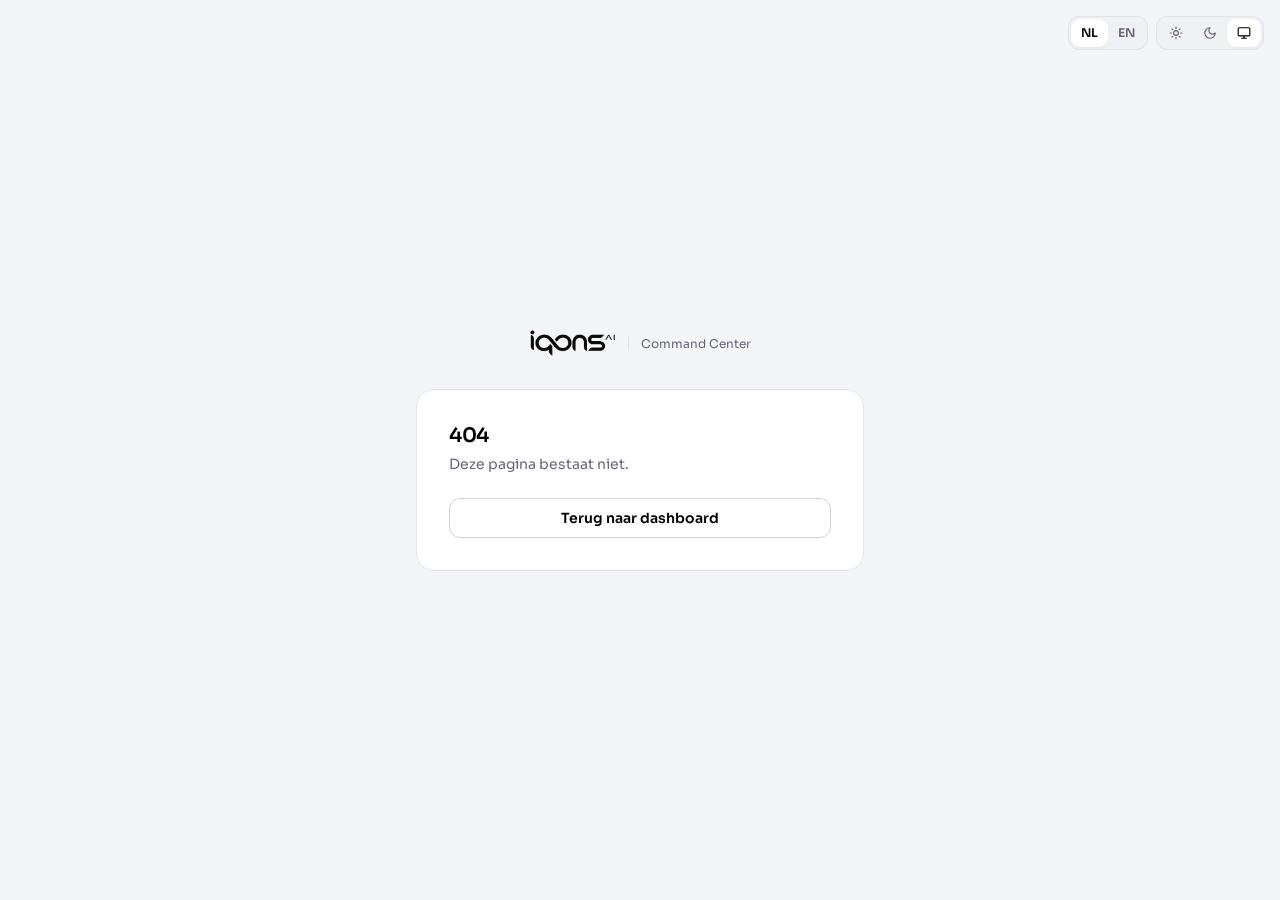
<file: index.html>
<!doctype html>
<html lang="nl">
  <head>
    <meta http-equiv="Content-Security-Policy" content="default-src 'self'; script-src 'self'; style-src 'self' 'unsafe-inline'; img-src 'self' data: blob: https://*.supabase.co; font-src 'self' data:; connect-src 'self' https://*.supabase.co wss://*.supabase.co https://api.pdok.nl https://api.open-meteo.com; object-src 'none'; frame-src blob:; worker-src 'self' blob:; base-uri 'self'; form-action 'self'; frame-ancestors 'none'" />
    <meta charset="UTF-8" />
    <meta name="viewport" content="width=device-width, initial-scale=1, viewport-fit=cover" />
    <meta name="referrer" content="strict-origin-when-cross-origin" />
    <meta name="robots" content="noindex, nofollow" />
    <link rel="icon" type="image/png" href="/favicon.png" />
    <title>IQONS AI · Command Center</title>
    <script src="/theme-init.js"></script>
    <script type="module" crossorigin src="/assets/index-BA9-Yzxu.js"></script>
    <link rel="stylesheet" crossorigin href="/assets/index-DI2sHQTm.css">
  </head>
  <body>
    <div id="root"></div>
  </body>
</html>
</file>
<file: assets/index-DI2sHQTm.css>
@font-face{font-family:Sora;font-style:normal;font-display:swap;font-weight:400;src:url(/assets/sora-latin-ext-400-normal-Twk1CgKs.woff2) format("woff2"),url(/assets/sora-latin-ext-400-normal-BmhJC382.woff) format("woff");unicode-range:U+0100-02BA,U+02BD-02C5,U+02C7-02CC,U+02CE-02D7,U+02DD-02FF,U+0304,U+0308,U+0329,U+1D00-1DBF,U+1E00-1E9F,U+1EF2-1EFF,U+2020,U+20A0-20AB,U+20AD-20C0,U+2113,U+2C60-2C7F,U+A720-A7FF}@font-face{font-family:Sora;font-style:normal;font-display:swap;font-weight:400;src:url(/assets/sora-latin-400-normal-CRt88UEn.woff2) format("woff2"),url(/assets/sora-latin-400-normal-OW7qkl5a.woff) format("woff");unicode-range:U+0000-00FF,U+0131,U+0152-0153,U+02BB-02BC,U+02C6,U+02DA,U+02DC,U+0304,U+0308,U+0329,U+2000-206F,U+20AC,U+2122,U+2191,U+2193,U+2212,U+2215,U+FEFF,U+FFFD}@font-face{font-family:Sora;font-style:normal;font-display:swap;font-weight:500;src:url(/assets/sora-latin-ext-500-normal-B5KKQIFO.woff2) format("woff2"),url(/assets/sora-latin-ext-500-normal-DwxUJRqY.woff) format("woff");unicode-range:U+0100-02BA,U+02BD-02C5,U+02C7-02CC,U+02CE-02D7,U+02DD-02FF,U+0304,U+0308,U+0329,U+1D00-1DBF,U+1E00-1E9F,U+1EF2-1EFF,U+2020,U+20A0-20AB,U+20AD-20C0,U+2113,U+2C60-2C7F,U+A720-A7FF}@font-face{font-family:Sora;font-style:normal;font-display:swap;font-weight:500;src:url(/assets/sora-latin-500-normal-01eiPEn0.woff2) format("woff2"),url(/assets/sora-latin-500-normal-w58xtEt9.woff) format("woff");unicode-range:U+0000-00FF,U+0131,U+0152-0153,U+02BB-02BC,U+02C6,U+02DA,U+02DC,U+0304,U+0308,U+0329,U+2000-206F,U+20AC,U+2122,U+2191,U+2193,U+2212,U+2215,U+FEFF,U+FFFD}@font-face{font-family:Sora;font-style:normal;font-display:swap;font-weight:600;src:url(/assets/sora-latin-ext-600-normal-Cue1zdhl.woff2) format("woff2"),url(/assets/sora-latin-ext-600-normal-DLOJK0Ta.woff) format("woff");unicode-range:U+0100-02BA,U+02BD-02C5,U+02C7-02CC,U+02CE-02D7,U+02DD-02FF,U+0304,U+0308,U+0329,U+1D00-1DBF,U+1E00-1E9F,U+1EF2-1EFF,U+2020,U+20A0-20AB,U+20AD-20C0,U+2113,U+2C60-2C7F,U+A720-A7FF}@font-face{font-family:Sora;font-style:normal;font-display:swap;font-weight:600;src:url(/assets/sora-latin-600-normal-Cdg4DaK0.woff2) format("woff2"),url(/assets/sora-latin-600-normal-1_7fyUAY.woff) format("woff");unicode-range:U+0000-00FF,U+0131,U+0152-0153,U+02BB-02BC,U+02C6,U+02DA,U+02DC,U+0304,U+0308,U+0329,U+2000-206F,U+20AC,U+2122,U+2191,U+2193,U+2212,U+2215,U+FEFF,U+FFFD}@font-face{font-family:Sora;font-style:normal;font-display:swap;font-weight:800;src:url(/assets/sora-latin-ext-800-normal-YDFYE6t9.woff2) format("woff2"),url(/assets/sora-latin-ext-800-normal-BvAfeed7.woff) format("woff");unicode-range:U+0100-02BA,U+02BD-02C5,U+02C7-02CC,U+02CE-02D7,U+02DD-02FF,U+0304,U+0308,U+0329,U+1D00-1DBF,U+1E00-1E9F,U+1EF2-1EFF,U+2020,U+20A0-20AB,U+20AD-20C0,U+2113,U+2C60-2C7F,U+A720-A7FF}@font-face{font-family:Sora;font-style:normal;font-display:swap;font-weight:800;src:url(/assets/sora-latin-800-normal-2tKLL3qT.woff2) format("woff2"),url(/assets/sora-latin-800-normal-c3Huklug.woff) format("woff");unicode-range:U+0000-00FF,U+0131,U+0152-0153,U+02BB-02BC,U+02C6,U+02DA,U+02DC,U+0304,U+0308,U+0329,U+2000-206F,U+20AC,U+2122,U+2191,U+2193,U+2212,U+2215,U+FEFF,U+FFFD}*,:before,:after{--tw-border-spacing-x: 0;--tw-border-spacing-y: 0;--tw-translate-x: 0;--tw-translate-y: 0;--tw-rotate: 0;--tw-skew-x: 0;--tw-skew-y: 0;--tw-scale-x: 1;--tw-scale-y: 1;--tw-pan-x: ;--tw-pan-y: ;--tw-pinch-zoom: ;--tw-scroll-snap-strictness: proximity;--tw-gradient-from-position: ;--tw-gradient-via-position: ;--tw-gradient-to-position: ;--tw-ordinal: ;--tw-slashed-zero: ;--tw-numeric-figure: ;--tw-numeric-spacing: ;--tw-numeric-fraction: ;--tw-ring-inset: ;--tw-ring-offset-width: 0px;--tw-ring-offset-color: #fff;--tw-ring-color: rgb(59 130 246 / .5);--tw-ring-offset-shadow: 0 0 #0000;--tw-ring-shadow: 0 0 #0000;--tw-shadow: 0 0 #0000;--tw-shadow-colored: 0 0 #0000;--tw-blur: ;--tw-brightness: ;--tw-contrast: ;--tw-grayscale: ;--tw-hue-rotate: ;--tw-invert: ;--tw-saturate: ;--tw-sepia: ;--tw-drop-shadow: ;--tw-backdrop-blur: ;--tw-backdrop-brightness: ;--tw-backdrop-contrast: ;--tw-backdrop-grayscale: ;--tw-backdrop-hue-rotate: ;--tw-backdrop-invert: ;--tw-backdrop-opacity: ;--tw-backdrop-saturate: ;--tw-backdrop-sepia: ;--tw-contain-size: ;--tw-contain-layout: ;--tw-contain-paint: ;--tw-contain-style: }::backdrop{--tw-border-spacing-x: 0;--tw-border-spacing-y: 0;--tw-translate-x: 0;--tw-translate-y: 0;--tw-rotate: 0;--tw-skew-x: 0;--tw-skew-y: 0;--tw-scale-x: 1;--tw-scale-y: 1;--tw-pan-x: ;--tw-pan-y: ;--tw-pinch-zoom: ;--tw-scroll-snap-strictness: proximity;--tw-gradient-from-position: ;--tw-gradient-via-position: ;--tw-gradient-to-position: ;--tw-ordinal: ;--tw-slashed-zero: ;--tw-numeric-figure: ;--tw-numeric-spacing: ;--tw-numeric-fraction: ;--tw-ring-inset: ;--tw-ring-offset-width: 0px;--tw-ring-offset-color: #fff;--tw-ring-color: rgb(59 130 246 / .5);--tw-ring-offset-shadow: 0 0 #0000;--tw-ring-shadow: 0 0 #0000;--tw-shadow: 0 0 #0000;--tw-shadow-colored: 0 0 #0000;--tw-blur: ;--tw-brightness: ;--tw-contrast: ;--tw-grayscale: ;--tw-hue-rotate: ;--tw-invert: ;--tw-saturate: ;--tw-sepia: ;--tw-drop-shadow: ;--tw-backdrop-blur: ;--tw-backdrop-brightness: ;--tw-backdrop-contrast: ;--tw-backdrop-grayscale: ;--tw-backdrop-hue-rotate: ;--tw-backdrop-invert: ;--tw-backdrop-opacity: ;--tw-backdrop-saturate: ;--tw-backdrop-sepia: ;--tw-contain-size: ;--tw-contain-layout: ;--tw-contain-paint: ;--tw-contain-style: }*,:before,:after{box-sizing:border-box;border-width:0;border-style:solid;border-color:#e5e7eb}:before,:after{--tw-content: ""}html,:host{line-height:1.5;-webkit-text-size-adjust:100%;-moz-tab-size:4;-o-tab-size:4;tab-size:4;font-family:Sora,ui-sans-serif,system-ui,-apple-system,Segoe UI,Roboto,sans-serif;font-feature-settings:normal;font-variation-settings:normal;-webkit-tap-highlight-color:transparent}body{margin:0;line-height:inherit}hr{height:0;color:inherit;border-top-width:1px}abbr:where([title]){-webkit-text-decoration:underline dotted;text-decoration:underline dotted}h1,h2,h3,h4,h5,h6{font-size:inherit;font-weight:inherit}a{color:inherit;text-decoration:inherit}b,strong{font-weight:bolder}code,kbd,samp,pre{font-family:ui-monospace,SFMono-Regular,Menlo,Monaco,Consolas,Liberation Mono,Courier New,monospace;font-feature-settings:normal;font-variation-settings:normal;font-size:1em}small{font-size:80%}sub,sup{font-size:75%;line-height:0;position:relative;vertical-align:baseline}sub{bottom:-.25em}sup{top:-.5em}table{text-indent:0;border-color:inherit;border-collapse:collapse}button,input,optgroup,select,textarea{font-family:inherit;font-feature-settings:inherit;font-variation-settings:inherit;font-size:100%;font-weight:inherit;line-height:inherit;letter-spacing:inherit;color:inherit;margin:0;padding:0}button,select{text-transform:none}button,input:where([type=button]),input:where([type=reset]),input:where([type=submit]){-webkit-appearance:button;background-color:transparent;background-image:none}:-moz-focusring{outline:auto}:-moz-ui-invalid{box-shadow:none}progress{vertical-align:baseline}::-webkit-inner-spin-button,::-webkit-outer-spin-button{height:auto}[type=search]{-webkit-appearance:textfield;outline-offset:-2px}::-webkit-search-decoration{-webkit-appearance:none}::-webkit-file-upload-button{-webkit-appearance:button;font:inherit}summary{display:list-item}blockquote,dl,dd,h1,h2,h3,h4,h5,h6,hr,figure,p,pre{margin:0}fieldset{margin:0;padding:0}legend{padding:0}ol,ul,menu{list-style:none;margin:0;padding:0}dialog{padding:0}textarea{resize:vertical}input::-moz-placeholder,textarea::-moz-placeholder{opacity:1;color:#9ca3af}input::placeholder,textarea::placeholder{opacity:1;color:#9ca3af}button,[role=button]{cursor:pointer}:disabled{cursor:default}img,svg,video,canvas,audio,iframe,embed,object{display:block;vertical-align:middle}img,video{max-width:100%;height:auto}[hidden]:where(:not([hidden=until-found])){display:none}:root{--background: 225 20% 96.5%;--foreground: 0 0% 0%;--card: 0 0% 100%;--card-foreground: 0 0% 0%;--muted: 228 18% 95%;--muted-foreground: 228 8% 42%;--accent: 228 20% 95%;--accent-foreground: 0 0% 0%;--secondary: 228 20% 95%;--secondary-foreground: 228 12% 25%;--primary: 0 0% 0%;--primary-foreground: 0 0% 100%;--destructive: 0 84% 60%;--destructive-foreground: 0 0% 100%;--border: 228 16% 90%;--input: 225 14% 84%;--ring: 262 83% 58%;--radius: .85rem;--brand-50: 245 243 255;--brand-100: 237 233 254;--brand-200: 221 214 254;--brand-300: 196 181 253;--brand-400: 167 139 250;--brand-500: 139 92 246;--brand-600: 124 58 237;--brand-700: 109 40 217;--brand-800: 91 33 182;--brand-900: 76 29 149;--brand-950: 46 16 101;--subtle: 228 12% 33%;color-scheme:light}.dark{--background: 228 12% 7.5%;--foreground: 0 0% 97%;--card: 228 11% 11%;--card-foreground: 0 0% 97%;--muted: 228 10% 15.5%;--muted-foreground: 228 8% 63%;--accent: 228 10% 17%;--accent-foreground: 0 0% 97%;--secondary: 228 10% 17%;--secondary-foreground: 228 10% 86%;--primary: 0 0% 97%;--primary-foreground: 228 12% 7%;--destructive: 0 72% 55%;--destructive-foreground: 0 0% 100%;--border: 228 9% 20%;--input: 228 9% 26%;--ring: 262 83% 68%;--subtle: 228 9% 74%;color-scheme:dark}*{border-color:hsl(var(--border))}html{scroll-padding-top:env(safe-area-inset-top,0px)}html,body{overflow-x:clip}body{background-color:hsl(var(--background));color:hsl(var(--foreground));-webkit-font-smoothing:antialiased;-moz-osx-font-smoothing:grayscale}::-moz-selection{background:#7c3bed33}::selection{background:#7c3bed33}.container{width:100%}@media (min-width: 640px){.container{max-width:640px}}@media (min-width: 768px){.container{max-width:768px}}@media (min-width: 1024px){.container{max-width:1024px}}@media (min-width: 1280px){.container{max-width:1280px}}@media (min-width: 1536px){.container{max-width:1536px}}.sr-only{position:absolute;width:1px;height:1px;padding:0;margin:-1px;overflow:hidden;clip:rect(0,0,0,0);white-space:nowrap;border-width:0}.pointer-events-none{pointer-events:none}.pointer-events-auto{pointer-events:auto}.visible{visibility:visible}.static{position:static}.fixed{position:fixed}.absolute{position:absolute}.relative{position:relative}.sticky{position:sticky}.inset-0{top:0;right:0;bottom:0;left:0}.inset-x-0{left:0;right:0}.inset-y-0{top:0;bottom:0}.-bottom-0\.5{bottom:-.125rem}.-bottom-1{bottom:-.25rem}.-bottom-3{bottom:-.75rem}.-left-3{left:-.75rem}.-right-0\.5{right:-.125rem}.-right-1{right:-.25rem}.-right-1\.5{right:-.375rem}.-right-3{right:-.75rem}.-top-1{top:-.25rem}.-top-1\.5{top:-.375rem}.bottom-0{bottom:0}.bottom-12{bottom:3rem}.bottom-2{bottom:.5rem}.bottom-4{bottom:1rem}.bottom-\[calc\(100\%\+8px\)\]{bottom:calc(100% + 8px)}.bottom-\[calc\(12px\+env\(safe-area-inset-bottom\,0px\)\)\]{bottom:calc(12px + env(safe-area-inset-bottom,0px))}.bottom-\[calc\(16px\+env\(safe-area-inset-bottom\,0px\)\)\]{bottom:calc(16px + env(safe-area-inset-bottom,0px))}.bottom-\[calc\(210px\+env\(safe-area-inset-bottom\,0px\)\)\]{bottom:calc(210px + env(safe-area-inset-bottom,0px))}.left-0{left:0}.left-0\.5{left:.125rem}.left-1\/2{left:50%}.left-2\.5{left:.625rem}.left-3{left:.75rem}.left-3\.5{left:.875rem}.left-\[10\%\]{left:10%}.left-\[16\%\]{left:16%}.left-\[22px\]{left:22px}.right-0{right:0}.right-1{right:.25rem}.right-2{right:.5rem}.right-3{right:.75rem}.right-4{right:1rem}.right-\[48px\]{right:48px}.top-0{top:0}.top-0\.5{top:.125rem}.top-1{top:.25rem}.top-1\/2{top:50%}.top-12{top:3rem}.top-16{top:4rem}.top-2{top:.5rem}.top-2\.5{top:.625rem}.top-4{top:1rem}.top-\[38\%\]{top:38%}.top-\[45\%\]{top:45%}.top-\[calc\(100\%-4px\)\]{top:calc(100% - 4px)}.top-\[calc\(16px\+env\(safe-area-inset-top\,0px\)\)\]{top:calc(16px + env(safe-area-inset-top,0px))}.top-auto{top:auto}.z-0{z-index:0}.z-10{z-index:10}.z-20{z-index:20}.z-30{z-index:30}.z-40{z-index:40}.z-50{z-index:50}.z-\[1\]{z-index:1}.z-\[45\]{z-index:45}.z-\[55\]{z-index:55}.z-\[58\]{z-index:58}.z-\[60\]{z-index:60}.z-\[65\]{z-index:65}.z-\[70\]{z-index:70}.z-\[80\]{z-index:80}.col-span-2{grid-column:span 2 / span 2}.col-span-full{grid-column:1 / -1}.float-left{float:left}.clear-both{clear:both}.mx-1{margin-left:.25rem;margin-right:.25rem}.mx-auto{margin-left:auto;margin-right:auto}.my-1{margin-top:.25rem;margin-bottom:.25rem}.-ml-2{margin-left:-.5rem}.-mr-2{margin-right:-.5rem}.-mt-2{margin-top:-.5rem}.mb-0{margin-bottom:0}.mb-0\.5{margin-bottom:.125rem}.mb-1{margin-bottom:.25rem}.mb-1\.5{margin-bottom:.375rem}.mb-2{margin-bottom:.5rem}.mb-2\.5{margin-bottom:.625rem}.mb-3{margin-bottom:.75rem}.mb-3\.5{margin-bottom:.875rem}.mb-4{margin-bottom:1rem}.mb-5{margin-bottom:1.25rem}.mb-6{margin-bottom:1.5rem}.mb-8{margin-bottom:2rem}.mb-9{margin-bottom:2.25rem}.mb-\[18px\]{margin-bottom:18px}.mb-\[5px\]{margin-bottom:5px}.ml-0\.5{margin-left:.125rem}.ml-1{margin-left:.25rem}.ml-1\.5{margin-left:.375rem}.ml-2{margin-left:.5rem}.ml-8{margin-left:2rem}.ml-\[18px\]{margin-left:18px}.ml-auto{margin-left:auto}.mr-1{margin-right:.25rem}.mr-1\.5{margin-right:.375rem}.mr-4{margin-right:1rem}.mr-auto{margin-right:auto}.mt-0\.5{margin-top:.125rem}.mt-1{margin-top:.25rem}.mt-1\.5{margin-top:.375rem}.mt-2{margin-top:.5rem}.mt-2\.5{margin-top:.625rem}.mt-3{margin-top:.75rem}.mt-4{margin-top:1rem}.mt-5{margin-top:1.25rem}.mt-6{margin-top:1.5rem}.mt-7{margin-top:1.75rem}.mt-8{margin-top:2rem}.mt-\[7px\]{margin-top:7px}.mt-auto{margin-top:auto}.line-clamp-1{overflow:hidden;display:-webkit-box;-webkit-box-orient:vertical;-webkit-line-clamp:1}.line-clamp-2{overflow:hidden;display:-webkit-box;-webkit-box-orient:vertical;-webkit-line-clamp:2}.line-clamp-3{overflow:hidden;display:-webkit-box;-webkit-box-orient:vertical;-webkit-line-clamp:3}.block{display:block}.inline-block{display:inline-block}.inline{display:inline}.flex{display:flex}.inline-flex{display:inline-flex}.table{display:table}.grid{display:grid}.inline-grid{display:inline-grid}.contents{display:contents}.hidden{display:none}.aspect-\[4\/5\]{aspect-ratio:4/5}.aspect-square{aspect-ratio:1 / 1}.h-1\.5{height:.375rem}.h-10{height:2.5rem}.h-11{height:2.75rem}.h-12{height:3rem}.h-14{height:3.5rem}.h-16{height:4rem}.h-2{height:.5rem}.h-2\.5{height:.625rem}.h-20{height:5rem}.h-24{height:6rem}.h-3{height:.75rem}.h-3\.5{height:.875rem}.h-32{height:8rem}.h-36{height:9rem}.h-4{height:1rem}.h-40{height:10rem}.h-44{height:11rem}.h-5{height:1.25rem}.h-6{height:1.5rem}.h-7{height:1.75rem}.h-8{height:2rem}.h-9{height:2.25rem}.h-\[140px\]{height:140px}.h-\[15px\]{height:15px}.h-\[17px\]{height:17px}.h-\[18px\]{height:18px}.h-\[200px\]{height:200px}.h-\[22px\]{height:22px}.h-\[26px\]{height:26px}.h-\[30\%\]{height:30%}.h-\[30px\]{height:30px}.h-\[34px\]{height:34px}.h-\[38px\]{height:38px}.h-\[400px\]{height:400px}.h-\[42px\]{height:42px}.h-\[460px\]{height:460px}.h-\[46px\]{height:46px}.h-\[5\%\]{height:5%}.h-\[52px\]{height:52px}.h-\[5px\]{height:5px}.h-\[64px\]{height:64px}.h-\[70\%\]{height:70%}.h-\[74px\]{height:74px}.h-\[80\%\]{height:80%}.h-\[84px\]{height:84px}.h-\[90vh\]{height:90vh}.h-\[calc\(100\%-1\.5rem\)\]{height:calc(100% - 1.5rem)}.h-\[calc\(100dvh-7\.5rem\)\]{height:calc(100dvh - 7.5rem)}.h-\[calc\(100vh-8\.5rem\)\]{height:calc(100vh - 8.5rem)}.h-auto{height:auto}.h-fit{height:-moz-fit-content;height:fit-content}.h-full{height:100%}.h-px{height:1px}.max-h-32{max-height:8rem}.max-h-52{max-height:13rem}.max-h-60{max-height:15rem}.max-h-64{max-height:16rem}.max-h-\[400px\]{max-height:400px}.max-h-\[42vh\]{max-height:42vh}.max-h-\[45vh\]{max-height:45vh}.max-h-\[520px\]{max-height:520px}.max-h-\[55vh\]{max-height:55vh}.max-h-\[58vh\]{max-height:58vh}.max-h-\[60vh\]{max-height:60vh}.max-h-\[70vh\]{max-height:70vh}.max-h-\[80vh\]{max-height:80vh}.max-h-\[85vh\]{max-height:85vh}.max-h-\[90vh\]{max-height:90vh}.max-h-\[92vh\]{max-height:92vh}.max-h-\[calc\(100dvh-24px\)\]{max-height:calc(100dvh - 24px)}.max-h-\[calc\(100dvh-32px\)\]{max-height:calc(100dvh - 32px)}.max-h-\[calc\(100vh-360px\)\]{max-height:calc(100vh - 360px)}.max-h-full{max-height:100%}.min-h-0{min-height:0px}.min-h-10{min-height:2.5rem}.min-h-\[136px\]{min-height:136px}.min-h-\[140px\]{min-height:140px}.min-h-\[180px\]{min-height:180px}.min-h-\[18px\]{min-height:18px}.min-h-\[220px\]{min-height:220px}.min-h-\[260px\]{min-height:260px}.min-h-\[300px\]{min-height:300px}.min-h-\[320px\]{min-height:320px}.min-h-\[340px\]{min-height:340px}.min-h-\[38px\]{min-height:38px}.min-h-\[40vh\]{min-height:40vh}.min-h-\[42px\]{min-height:42px}.min-h-\[44px\]{min-height:44px}.min-h-\[48px\]{min-height:48px}.min-h-\[50px\]{min-height:50px}.min-h-\[52px\]{min-height:52px}.min-h-\[54px\]{min-height:54px}.min-h-\[560px\]{min-height:560px}.min-h-\[60px\]{min-height:60px}.min-h-\[60vh\]{min-height:60vh}.min-h-\[640px\]{min-height:640px}.min-h-\[64px\]{min-height:64px}.min-h-\[70px\]{min-height:70px}.min-h-\[72px\]{min-height:72px}.min-h-\[80px\]{min-height:80px}.min-h-\[90px\]{min-height:90px}.min-h-\[calc\(100vh-7rem\)\]{min-height:calc(100vh - 7rem)}.min-h-full{min-height:100%}.min-h-screen{min-height:100vh}.w-1{width:.25rem}.w-1\.5{width:.375rem}.w-10{width:2.5rem}.w-11{width:2.75rem}.w-12{width:3rem}.w-14{width:3.5rem}.w-16{width:4rem}.w-2{width:.5rem}.w-2\.5{width:.625rem}.w-20{width:5rem}.w-24{width:6rem}.w-28{width:7rem}.w-3{width:.75rem}.w-3\.5{width:.875rem}.w-32{width:8rem}.w-36{width:9rem}.w-4{width:1rem}.w-40{width:10rem}.w-44{width:11rem}.w-48{width:12rem}.w-5{width:1.25rem}.w-52{width:13rem}.w-56{width:14rem}.w-6{width:1.5rem}.w-64{width:16rem}.w-7{width:1.75rem}.w-8{width:2rem}.w-9{width:2.25rem}.w-\[100px\]{width:100px}.w-\[110px\]{width:110px}.w-\[112px\]{width:112px}.w-\[120px\]{width:120px}.w-\[140px\]{width:140px}.w-\[150px\]{width:150px}.w-\[15px\]{width:15px}.w-\[168px\]{width:168px}.w-\[170px\]{width:170px}.w-\[17px\]{width:17px}.w-\[180px\]{width:180px}.w-\[18px\]{width:18px}.w-\[190px\]{width:190px}.w-\[220px\]{width:220px}.w-\[22px\]{width:22px}.w-\[248px\]{width:248px}.w-\[26px\]{width:26px}.w-\[272px\]{width:272px}.w-\[290px\]{width:290px}.w-\[30\%\]{width:30%}.w-\[300px\]{width:300px}.w-\[30px\]{width:30px}.w-\[340px\]{width:340px}.w-\[34px\]{width:34px}.w-\[38px\]{width:38px}.w-\[3px\]{width:3px}.w-\[42px\]{width:42px}.w-\[46px\]{width:46px}.w-\[50px\]{width:50px}.w-\[52\%\]{width:52%}.w-\[52px\]{width:52px}.w-\[5px\]{width:5px}.w-\[64px\]{width:64px}.w-\[70px\]{width:70px}.w-\[80px\]{width:80px}.w-\[90px\]{width:90px}.w-\[92px\]{width:92px}.w-\[min\(360px\,calc\(100vw-24px\)\)\]{width:min(360px,calc(100vw - 24px))}.w-auto{width:auto}.w-fit{width:-moz-fit-content;width:fit-content}.w-full{width:100%}.w-px{width:1px}.min-w-0{min-width:0px}.min-w-5{min-width:1.25rem}.min-w-7{min-width:1.75rem}.min-w-8{min-width:2rem}.min-w-\[1020px\]{min-width:1020px}.min-w-\[140px\]{min-width:140px}.min-w-\[150px\]{min-width:150px}.min-w-\[160px\]{min-width:160px}.min-w-\[180px\]{min-width:180px}.min-w-\[200px\]{min-width:200px}.min-w-\[220px\]{min-width:220px}.min-w-\[240px\]{min-width:240px}.min-w-\[26px\]{min-width:26px}.min-w-\[40px\]{min-width:40px}.min-w-\[420px\]{min-width:420px}.min-w-\[4px\]{min-width:4px}.min-w-\[520px\]{min-width:520px}.min-w-\[560px\]{min-width:560px}.min-w-\[620px\]{min-width:620px}.min-w-\[640px\]{min-width:640px}.min-w-\[680px\]{min-width:680px}.min-w-\[720px\]{min-width:720px}.min-w-\[760px\]{min-width:760px}.min-w-\[820px\]{min-width:820px}.min-w-\[8px\]{min-width:8px}.max-w-2xl{max-width:42rem}.max-w-3xl{max-width:48rem}.max-w-4xl{max-width:56rem}.max-w-5xl{max-width:64rem}.max-w-6xl{max-width:72rem}.max-w-\[1100px\]{max-width:1100px}.max-w-\[1240px\]{max-width:1240px}.max-w-\[1320px\]{max-width:1320px}.max-w-\[140px\]{max-width:140px}.max-w-\[150px\]{max-width:150px}.max-w-\[160px\]{max-width:160px}.max-w-\[170px\]{max-width:170px}.max-w-\[180px\]{max-width:180px}.max-w-\[190px\]{max-width:190px}.max-w-\[220px\]{max-width:220px}.max-w-\[260px\]{max-width:260px}.max-w-\[300px\]{max-width:300px}.max-w-\[420px\]{max-width:420px}.max-w-\[520px\]{max-width:520px}.max-w-\[640px\]{max-width:640px}.max-w-\[680px\]{max-width:680px}.max-w-\[720px\]{max-width:720px}.max-w-\[72ch\]{max-width:72ch}.max-w-\[760px\]{max-width:760px}.max-w-\[85\%\]{max-width:85%}.max-w-\[90\%\]{max-width:90%}.max-w-\[90vw\]{max-width:90vw}.max-w-\[920px\]{max-width:920px}.max-w-\[924px\]{max-width:924px}.max-w-full{max-width:100%}.max-w-lg{max-width:32rem}.max-w-md{max-width:28rem}.max-w-sm{max-width:24rem}.max-w-xl{max-width:36rem}.max-w-xs{max-width:20rem}.flex-1{flex:1 1 0%}.flex-\[1_1_110px\]{flex:1 1 110px}.flex-\[1_1_140px\]{flex:1 1 140px}.flex-\[1_1_180px\]{flex:1 1 180px}.flex-\[1_1_200px\]{flex:1 1 200px}.flex-\[1_1_220px\]{flex:1 1 220px}.flex-\[1_1_320px\]{flex:1 1 320px}.flex-\[1_1_360px\]{flex:1 1 360px}.flex-\[1_1_90px\]{flex:1 1 90px}.flex-\[2_1_150px\]{flex:2 1 150px}.flex-\[2_1_300px\]{flex:2 1 300px}.flex-\[2_1_320px\]{flex:2 1 320px}.flex-\[2_1_340px\]{flex:2 1 340px}.flex-\[3_1_420px\]{flex:3 1 420px}.flex-\[3_1_480px\]{flex:3 1 480px}.flex-\[3_1_520px\]{flex:3 1 520px}.shrink{flex-shrink:1}.shrink-0{flex-shrink:0}.basis-full{flex-basis:100%}.table-fixed{table-layout:fixed}.border-collapse{border-collapse:collapse}.-translate-x-1\/2{--tw-translate-x: -50%;transform:translate(var(--tw-translate-x),var(--tw-translate-y)) rotate(var(--tw-rotate)) skew(var(--tw-skew-x)) skewY(var(--tw-skew-y)) scaleX(var(--tw-scale-x)) scaleY(var(--tw-scale-y))}.-translate-x-full{--tw-translate-x: -100%;transform:translate(var(--tw-translate-x),var(--tw-translate-y)) rotate(var(--tw-rotate)) skew(var(--tw-skew-x)) skewY(var(--tw-skew-y)) scaleX(var(--tw-scale-x)) scaleY(var(--tw-scale-y))}.-translate-y-1\/2{--tw-translate-y: -50%;transform:translate(var(--tw-translate-x),var(--tw-translate-y)) rotate(var(--tw-rotate)) skew(var(--tw-skew-x)) skewY(var(--tw-skew-y)) scaleX(var(--tw-scale-x)) scaleY(var(--tw-scale-y))}.translate-x-0{--tw-translate-x: 0px;transform:translate(var(--tw-translate-x),var(--tw-translate-y)) rotate(var(--tw-rotate)) skew(var(--tw-skew-x)) skewY(var(--tw-skew-y)) scaleX(var(--tw-scale-x)) scaleY(var(--tw-scale-y))}.translate-x-0\.5{--tw-translate-x: .125rem;transform:translate(var(--tw-translate-x),var(--tw-translate-y)) rotate(var(--tw-rotate)) skew(var(--tw-skew-x)) skewY(var(--tw-skew-y)) scaleX(var(--tw-scale-x)) scaleY(var(--tw-scale-y))}.translate-x-\[22px\]{--tw-translate-x: 22px;transform:translate(var(--tw-translate-x),var(--tw-translate-y)) rotate(var(--tw-rotate)) skew(var(--tw-skew-x)) skewY(var(--tw-skew-y)) scaleX(var(--tw-scale-x)) scaleY(var(--tw-scale-y))}.-rotate-90{--tw-rotate: -90deg;transform:translate(var(--tw-translate-x),var(--tw-translate-y)) rotate(var(--tw-rotate)) skew(var(--tw-skew-x)) skewY(var(--tw-skew-y)) scaleX(var(--tw-scale-x)) scaleY(var(--tw-scale-y))}.rotate-180{--tw-rotate: 180deg;transform:translate(var(--tw-translate-x),var(--tw-translate-y)) rotate(var(--tw-rotate)) skew(var(--tw-skew-x)) skewY(var(--tw-skew-y)) scaleX(var(--tw-scale-x)) scaleY(var(--tw-scale-y))}@keyframes ping{75%,to{transform:scale(2);opacity:0}}.animate-ping{animation:ping 1s cubic-bezier(0,0,.2,1) infinite}@keyframes pulse{50%{opacity:.5}}.animate-pulse{animation:pulse 2s cubic-bezier(.4,0,.6,1) infinite}@keyframes spin{to{transform:rotate(360deg)}}.animate-spin{animation:spin 1s linear infinite}.cursor-move{cursor:move}.cursor-not-allowed{cursor:not-allowed}.cursor-pointer{cursor:pointer}.touch-none{touch-action:none}.select-none{-webkit-user-select:none;-moz-user-select:none;user-select:none}.resize-none{resize:none}.resize{resize:both}.list-disc{list-style-type:disc}.columns-2{-moz-columns:2;columns:2}.break-inside-avoid{-moz-column-break-inside:avoid;break-inside:avoid}.grid-cols-1{grid-template-columns:repeat(1,minmax(0,1fr))}.grid-cols-2{grid-template-columns:repeat(2,minmax(0,1fr))}.grid-cols-3{grid-template-columns:repeat(3,minmax(0,1fr))}.grid-cols-4{grid-template-columns:repeat(4,minmax(0,1fr))}.grid-cols-7{grid-template-columns:repeat(7,minmax(0,1fr))}.grid-cols-\[1fr_90px\]{grid-template-columns:1fr 90px}.grid-cols-\[1fr_90px_auto\]{grid-template-columns:1fr 90px auto}.grid-cols-\[1fr_96px\]{grid-template-columns:1fr 96px}.grid-cols-\[28px_1fr_1fr_auto\]{grid-template-columns:28px 1fr 1fr auto}.grid-cols-\[minmax\(0\,1\.1fr\)_minmax\(0\,1fr\)_78px\]{grid-template-columns:minmax(0,1.1fr) minmax(0,1fr) 78px}.grid-cols-\[repeat\(auto-fill\,minmax\(190px\,1fr\)\)\]{grid-template-columns:repeat(auto-fill,minmax(190px,1fr))}.grid-cols-\[repeat\(auto-fill\,minmax\(210px\,1fr\)\)\]{grid-template-columns:repeat(auto-fill,minmax(210px,1fr))}.grid-cols-\[repeat\(auto-fill\,minmax\(230px\,1fr\)\)\]{grid-template-columns:repeat(auto-fill,minmax(230px,1fr))}.grid-cols-\[repeat\(auto-fill\,minmax\(270px\,1fr\)\)\]{grid-template-columns:repeat(auto-fill,minmax(270px,1fr))}.grid-cols-\[repeat\(auto-fill\,minmax\(300px\,1fr\)\)\]{grid-template-columns:repeat(auto-fill,minmax(300px,1fr))}.grid-cols-\[repeat\(auto-fill\,minmax\(96px\,1fr\)\)\]{grid-template-columns:repeat(auto-fill,minmax(96px,1fr))}.grid-cols-\[repeat\(auto-fit\,minmax\(190px\,1fr\)\)\]{grid-template-columns:repeat(auto-fit,minmax(190px,1fr))}.grid-cols-\[repeat\(auto-fit\,minmax\(200px\,1fr\)\)\]{grid-template-columns:repeat(auto-fit,minmax(200px,1fr))}.grid-cols-\[repeat\(auto-fit\,minmax\(260px\,1fr\)\)\]{grid-template-columns:repeat(auto-fit,minmax(260px,1fr))}.flex-col{flex-direction:column}.flex-wrap{flex-wrap:wrap}.place-items-center{place-items:center}.items-start{align-items:flex-start}.items-end{align-items:flex-end}.items-center{align-items:center}.items-baseline{align-items:baseline}.items-stretch{align-items:stretch}.justify-start{justify-content:flex-start}.justify-end{justify-content:flex-end}.justify-center{justify-content:center}.justify-between{justify-content:space-between}.gap-0\.5{gap:.125rem}.gap-1{gap:.25rem}.gap-1\.5{gap:.375rem}.gap-2{gap:.5rem}.gap-2\.5{gap:.625rem}.gap-3{gap:.75rem}.gap-3\.5{gap:.875rem}.gap-4{gap:1rem}.gap-5{gap:1.25rem}.gap-6{gap:1.5rem}.gap-7{gap:1.75rem}.gap-\[18px\]{gap:18px}.gap-\[2px\]{gap:2px}.gap-\[3px\]{gap:3px}.gap-x-3{-moz-column-gap:.75rem;column-gap:.75rem}.gap-x-4{-moz-column-gap:1rem;column-gap:1rem}.gap-x-5{-moz-column-gap:1.25rem;column-gap:1.25rem}.gap-x-8{-moz-column-gap:2rem;column-gap:2rem}.gap-y-1{row-gap:.25rem}.gap-y-1\.5{row-gap:.375rem}.gap-y-2{row-gap:.5rem}.gap-y-2\.5{row-gap:.625rem}.gap-y-3{row-gap:.75rem}.space-y-0\.5>:not([hidden])~:not([hidden]){--tw-space-y-reverse: 0;margin-top:calc(.125rem * calc(1 - var(--tw-space-y-reverse)));margin-bottom:calc(.125rem * var(--tw-space-y-reverse))}.space-y-1>:not([hidden])~:not([hidden]){--tw-space-y-reverse: 0;margin-top:calc(.25rem * calc(1 - var(--tw-space-y-reverse)));margin-bottom:calc(.25rem * var(--tw-space-y-reverse))}.space-y-1\.5>:not([hidden])~:not([hidden]){--tw-space-y-reverse: 0;margin-top:calc(.375rem * calc(1 - var(--tw-space-y-reverse)));margin-bottom:calc(.375rem * var(--tw-space-y-reverse))}.space-y-2>:not([hidden])~:not([hidden]){--tw-space-y-reverse: 0;margin-top:calc(.5rem * calc(1 - var(--tw-space-y-reverse)));margin-bottom:calc(.5rem * var(--tw-space-y-reverse))}.space-y-2\.5>:not([hidden])~:not([hidden]){--tw-space-y-reverse: 0;margin-top:calc(.625rem * calc(1 - var(--tw-space-y-reverse)));margin-bottom:calc(.625rem * var(--tw-space-y-reverse))}.space-y-3>:not([hidden])~:not([hidden]){--tw-space-y-reverse: 0;margin-top:calc(.75rem * calc(1 - var(--tw-space-y-reverse)));margin-bottom:calc(.75rem * var(--tw-space-y-reverse))}.space-y-3\.5>:not([hidden])~:not([hidden]){--tw-space-y-reverse: 0;margin-top:calc(.875rem * calc(1 - var(--tw-space-y-reverse)));margin-bottom:calc(.875rem * var(--tw-space-y-reverse))}.space-y-4>:not([hidden])~:not([hidden]){--tw-space-y-reverse: 0;margin-top:calc(1rem * calc(1 - var(--tw-space-y-reverse)));margin-bottom:calc(1rem * var(--tw-space-y-reverse))}.space-y-5>:not([hidden])~:not([hidden]){--tw-space-y-reverse: 0;margin-top:calc(1.25rem * calc(1 - var(--tw-space-y-reverse)));margin-bottom:calc(1.25rem * var(--tw-space-y-reverse))}.space-y-6>:not([hidden])~:not([hidden]){--tw-space-y-reverse: 0;margin-top:calc(1.5rem * calc(1 - var(--tw-space-y-reverse)));margin-bottom:calc(1.5rem * var(--tw-space-y-reverse))}.space-y-7>:not([hidden])~:not([hidden]){--tw-space-y-reverse: 0;margin-top:calc(1.75rem * calc(1 - var(--tw-space-y-reverse)));margin-bottom:calc(1.75rem * var(--tw-space-y-reverse))}.divide-y>:not([hidden])~:not([hidden]){--tw-divide-y-reverse: 0;border-top-width:calc(1px * calc(1 - var(--tw-divide-y-reverse)));border-bottom-width:calc(1px * var(--tw-divide-y-reverse))}.divide-\[\#eef0f4\]>:not([hidden])~:not([hidden]){--tw-divide-opacity: 1;border-color:rgb(238 240 244 / var(--tw-divide-opacity))}.divide-violet-200\/60>:not([hidden])~:not([hidden]){border-color:rgb(var(--brand-200) / .6)}.self-end{align-self:flex-end}.overflow-auto{overflow:auto}.overflow-hidden{overflow:hidden}.overflow-visible{overflow:visible}.overflow-x-auto{overflow-x:auto}.overflow-y-auto{overflow-y:auto}.truncate{overflow:hidden;text-overflow:ellipsis;white-space:nowrap}.whitespace-nowrap{white-space:nowrap}.whitespace-pre-line{white-space:pre-line}.whitespace-pre-wrap{white-space:pre-wrap}.break-words{overflow-wrap:break-word}.break-all{word-break:break-all}.rounded{border-radius:.25rem}.rounded-2xl{border-radius:1rem}.rounded-\[10px\]{border-radius:10px}.rounded-\[11px\]{border-radius:11px}.rounded-\[12px\]{border-radius:12px}.rounded-\[13px\]{border-radius:13px}.rounded-\[14px\]{border-radius:14px}.rounded-\[15px\]{border-radius:15px}.rounded-\[16px\]{border-radius:16px}.rounded-\[18px\]{border-radius:18px}.rounded-\[20px\]{border-radius:20px}.rounded-\[22px\]{border-radius:22px}.rounded-\[2px\]{border-radius:2px}.rounded-\[3px\]{border-radius:3px}.rounded-\[5px\]{border-radius:5px}.rounded-\[6px\]{border-radius:6px}.rounded-\[7px\]{border-radius:7px}.rounded-\[8px\]{border-radius:8px}.rounded-\[9px\]{border-radius:9px}.rounded-\[inherit\]{border-radius:inherit}.rounded-full{border-radius:9999px}.rounded-lg{border-radius:var(--radius)}.rounded-md{border-radius:calc(var(--radius) - 2px)}.rounded-none{border-radius:0}.rounded-xl{border-radius:.75rem}.rounded-t{border-top-left-radius:.25rem;border-top-right-radius:.25rem}.rounded-t-\[18px\]{border-top-left-radius:18px;border-top-right-radius:18px}.rounded-t-\[20px\]{border-top-left-radius:20px;border-top-right-radius:20px}.rounded-t-\[4px\]{border-top-left-radius:4px;border-top-right-radius:4px}.rounded-bl-md{border-bottom-left-radius:calc(var(--radius) - 2px)}.rounded-br-md{border-bottom-right-radius:calc(var(--radius) - 2px)}.rounded-tl-sm{border-top-left-radius:calc(var(--radius) - 4px)}.rounded-tr-sm{border-top-right-radius:calc(var(--radius) - 4px)}.border{border-width:1px}.border-0{border-width:0px}.border-2{border-width:2px}.border-\[1\.6px\]{border-width:1.6px}.border-b{border-bottom-width:1px}.border-l{border-left-width:1px}.border-l-\[3px\]{border-left-width:3px}.border-r{border-right-width:1px}.border-t{border-top-width:1px}.border-dashed{border-style:dashed}.border-\[\#059669\]{--tw-border-opacity: 1;border-color:rgb(5 150 105 / var(--tw-border-opacity))}.border-\[\#1052a0\]{--tw-border-opacity: 1;border-color:rgb(16 82 160 / var(--tw-border-opacity))}.border-\[\#10b981\]{--tw-border-opacity: 1;border-color:rgb(16 185 129 / var(--tw-border-opacity))}.border-\[\#4d7ff5\]{--tw-border-opacity: 1;border-color:rgb(77 127 245 / var(--tw-border-opacity))}.border-\[\#c3c9d4\]{--tw-border-opacity: 1;border-color:rgb(195 201 212 / var(--tw-border-opacity))}.border-\[\#c7caf5\]{--tw-border-opacity: 1;border-color:rgb(199 202 245 / var(--tw-border-opacity))}.border-\[\#c7ccd6\]{--tw-border-opacity: 1;border-color:rgb(199 204 214 / var(--tw-border-opacity))}.border-\[\#cdeedd\]{--tw-border-opacity: 1;border-color:rgb(205 238 221 / var(--tw-border-opacity))}.border-\[\#d3ebf9\]{--tw-border-opacity: 1;border-color:rgb(211 235 249 / var(--tw-border-opacity))}.border-\[\#d5d9e2\]{--tw-border-opacity: 1;border-color:rgb(213 217 226 / var(--tw-border-opacity))}.border-\[\#dfe3ea\]{--tw-border-opacity: 1;border-color:rgb(223 227 234 / var(--tw-border-opacity))}.border-\[\#e0e3ff\]{--tw-border-opacity: 1;border-color:rgb(224 227 255 / var(--tw-border-opacity))}.border-\[\#e11d48\]\/40{border-color:#e11d4866}.border-\[\#e1e5ec\]{--tw-border-opacity: 1;border-color:rgb(225 229 236 / var(--tw-border-opacity))}.border-\[\#e4defc\]{--tw-border-opacity: 1;border-color:rgb(228 222 252 / var(--tw-border-opacity))}.border-\[\#e6e8ee\]{--tw-border-opacity: 1;border-color:rgb(230 232 238 / var(--tw-border-opacity))}.border-\[\#e6e9f0\]{--tw-border-opacity: 1;border-color:rgb(230 233 240 / var(--tw-border-opacity))}.border-\[\#ebeef3\]{--tw-border-opacity: 1;border-color:rgb(235 238 243 / var(--tw-border-opacity))}.border-\[\#eef0f4\]{--tw-border-opacity: 1;border-color:rgb(238 240 244 / var(--tw-border-opacity))}.border-\[\#f6d58a\]{--tw-border-opacity: 1;border-color:rgb(246 213 138 / var(--tw-border-opacity))}.border-\[\#fbe7b3\]{--tw-border-opacity: 1;border-color:rgb(251 231 179 / var(--tw-border-opacity))}.border-\[\#fcd9dd\]{--tw-border-opacity: 1;border-color:rgb(252 217 221 / var(--tw-border-opacity))}.border-\[\#fde3c8\]{--tw-border-opacity: 1;border-color:rgb(253 227 200 / var(--tw-border-opacity))}.border-amber-200{--tw-border-opacity: 1;border-color:rgb(253 230 138 / var(--tw-border-opacity))}.border-border{border-color:hsl(var(--border))}.border-current{border-color:currentColor}.border-emerald-200{--tw-border-opacity: 1;border-color:rgb(167 243 208 / var(--tw-border-opacity))}.border-emerald-300{--tw-border-opacity: 1;border-color:rgb(110 231 183 / var(--tw-border-opacity))}.border-emerald-400{--tw-border-opacity: 1;border-color:rgb(52 211 153 / var(--tw-border-opacity))}.border-emerald-400\/60{border-color:#34d39999}.border-emerald-500{--tw-border-opacity: 1;border-color:rgb(16 185 129 / var(--tw-border-opacity))}.border-foreground{border-color:hsl(var(--foreground))}.border-input{border-color:hsl(var(--input))}.border-red-200{--tw-border-opacity: 1;border-color:rgb(254 202 202 / var(--tw-border-opacity))}.border-red-300{--tw-border-opacity: 1;border-color:rgb(252 165 165 / var(--tw-border-opacity))}.border-red-400{--tw-border-opacity: 1;border-color:rgb(248 113 113 / var(--tw-border-opacity))}.border-red-500{--tw-border-opacity: 1;border-color:rgb(239 68 68 / var(--tw-border-opacity))}.border-sky-300{--tw-border-opacity: 1;border-color:rgb(125 211 252 / var(--tw-border-opacity))}.border-teal-200{--tw-border-opacity: 1;border-color:rgb(153 246 228 / var(--tw-border-opacity))}.border-transparent{border-color:transparent}.border-violet-200{--tw-border-opacity: 1;border-color:rgb(var(--brand-200) / var(--tw-border-opacity))}.border-violet-200\/70{border-color:rgb(var(--brand-200) / .7)}.border-violet-300\/35{border-color:rgb(var(--brand-300) / .35)}.border-violet-400{--tw-border-opacity: 1;border-color:rgb(var(--brand-400) / var(--tw-border-opacity))}.border-violet-500{--tw-border-opacity: 1;border-color:rgb(var(--brand-500) / var(--tw-border-opacity))}.border-violet-600{--tw-border-opacity: 1;border-color:rgb(var(--brand-600) / var(--tw-border-opacity))}.border-white{--tw-border-opacity: 1;border-color:rgb(255 255 255 / var(--tw-border-opacity))}.border-white\/15{border-color:#ffffff26}.border-white\/30{border-color:#ffffff4d}.border-yellow-300{--tw-border-opacity: 1;border-color:rgb(253 224 71 / var(--tw-border-opacity))}.border-l-\[\#4f46e5\]{--tw-border-opacity: 1;border-left-color:rgb(79 70 229 / var(--tw-border-opacity))}.bg-\[\#0284c7\]{--tw-bg-opacity: 1;background-color:rgb(2 132 199 / var(--tw-bg-opacity))}.bg-\[\#059669\]{--tw-bg-opacity: 1;background-color:rgb(5 150 105 / var(--tw-bg-opacity))}.bg-\[\#0b0b0f\]{--tw-bg-opacity: 1;background-color:rgb(11 11 15 / var(--tw-bg-opacity))}.bg-\[\#0f1424\]\/45{background-color:#0f142473}.bg-\[\#1052a0\]{--tw-bg-opacity: 1;background-color:rgb(16 82 160 / var(--tw-bg-opacity))}.bg-\[\#10b981\]{--tw-bg-opacity: 1;background-color:rgb(16 185 129 / var(--tw-bg-opacity))}.bg-\[\#141824\]{--tw-bg-opacity: 1;background-color:rgb(20 24 36 / var(--tw-bg-opacity))}.bg-\[\#16a34a\]{--tw-bg-opacity: 1;background-color:rgb(22 163 74 / var(--tw-bg-opacity))}.bg-\[\#24262C\]{--tw-bg-opacity: 1;background-color:rgb(36 38 44 / var(--tw-bg-opacity))}.bg-\[\#3f7df2\]{--tw-bg-opacity: 1;background-color:rgb(63 125 242 / var(--tw-bg-opacity))}.bg-\[\#4d7ff5\]{--tw-bg-opacity: 1;background-color:rgb(77 127 245 / var(--tw-bg-opacity))}.bg-\[\#4f46e5\]{--tw-bg-opacity: 1;background-color:rgb(79 70 229 / var(--tw-bg-opacity))}.bg-\[\#64748b\]{--tw-bg-opacity: 1;background-color:rgb(100 116 139 / var(--tw-bg-opacity))}.bg-\[\#7c3aed\]{--tw-bg-opacity: 1;background-color:rgb(124 58 237 / var(--tw-bg-opacity))}.bg-\[\#d97706\]{--tw-bg-opacity: 1;background-color:rgb(217 119 6 / var(--tw-bg-opacity))}.bg-\[\#dc2626\]{--tw-bg-opacity: 1;background-color:rgb(220 38 38 / var(--tw-bg-opacity))}.bg-\[\#dc2626\]\/10{background-color:#dc26261a}.bg-\[\#dfe3ec\]{--tw-bg-opacity: 1;background-color:rgb(223 227 236 / var(--tw-bg-opacity))}.bg-\[\#e11d48\]{--tw-bg-opacity: 1;background-color:rgb(225 29 72 / var(--tw-bg-opacity))}.bg-\[\#e11d48\]\/10{background-color:#e11d481a}.bg-\[\#e1e5ec\]{--tw-bg-opacity: 1;background-color:rgb(225 229 236 / var(--tw-bg-opacity))}.bg-\[\#e8ebf1\]{--tw-bg-opacity: 1;background-color:rgb(232 235 241 / var(--tw-bg-opacity))}.bg-\[\#e8f0fb\]{--tw-bg-opacity: 1;background-color:rgb(232 240 251 / var(--tw-bg-opacity))}.bg-\[\#ea580c\]{--tw-bg-opacity: 1;background-color:rgb(234 88 12 / var(--tw-bg-opacity))}.bg-\[\#eef0f4\]{--tw-bg-opacity: 1;background-color:rgb(238 240 244 / var(--tw-bg-opacity))}.bg-\[\#eef0f6\]{--tw-bg-opacity: 1;background-color:rgb(238 240 246 / var(--tw-bg-opacity))}.bg-\[\#eef0ff\]{--tw-bg-opacity: 1;background-color:rgb(238 240 255 / var(--tw-bg-opacity))}.bg-\[\#eef3ff\]{--tw-bg-opacity: 1;background-color:rgb(238 243 255 / var(--tw-bg-opacity))}.bg-\[\#effcf6\]{--tw-bg-opacity: 1;background-color:rgb(239 252 246 / var(--tw-bg-opacity))}.bg-\[\#f0fdf4\]{--tw-bg-opacity: 1;background-color:rgb(240 253 244 / var(--tw-bg-opacity))}.bg-\[\#f1f2f6\]{--tw-bg-opacity: 1;background-color:rgb(241 242 246 / var(--tw-bg-opacity))}.bg-\[\#f1f3f8\]{--tw-bg-opacity: 1;background-color:rgb(241 243 248 / var(--tw-bg-opacity))}.bg-\[\#f1f9fe\]{--tw-bg-opacity: 1;background-color:rgb(241 249 254 / var(--tw-bg-opacity))}.bg-\[\#f25f8a\]{--tw-bg-opacity: 1;background-color:rgb(242 95 138 / var(--tw-bg-opacity))}.bg-\[\#f4f5ff\]{--tw-bg-opacity: 1;background-color:rgb(244 245 255 / var(--tw-bg-opacity))}.bg-\[\#f4f6fa\]{--tw-bg-opacity: 1;background-color:rgb(244 246 250 / var(--tw-bg-opacity))}.bg-\[\#f4f7ff\]{--tw-bg-opacity: 1;background-color:rgb(244 247 255 / var(--tw-bg-opacity))}.bg-\[\#f5f5ff\]{--tw-bg-opacity: 1;background-color:rgb(245 245 255 / var(--tw-bg-opacity))}.bg-\[\#f6f7fa\]{--tw-bg-opacity: 1;background-color:rgb(246 247 250 / var(--tw-bg-opacity))}.bg-\[\#f7f5ff\]{--tw-bg-opacity: 1;background-color:rgb(247 245 255 / var(--tw-bg-opacity))}.bg-\[\#f7f7ff\]{--tw-bg-opacity: 1;background-color:rgb(247 247 255 / var(--tw-bg-opacity))}.bg-\[\#f7f8fa\]{--tw-bg-opacity: 1;background-color:rgb(247 248 250 / var(--tw-bg-opacity))}.bg-\[\#fafaff\]{--tw-bg-opacity: 1;background-color:rgb(250 250 255 / var(--tw-bg-opacity))}.bg-\[\#fafbfc\]{--tw-bg-opacity: 1;background-color:rgb(250 251 252 / var(--tw-bg-opacity))}.bg-\[\#fee2e2\]{--tw-bg-opacity: 1;background-color:rgb(254 226 226 / var(--tw-bg-opacity))}.bg-\[\#fef3c7\]{--tw-bg-opacity: 1;background-color:rgb(254 243 199 / var(--tw-bg-opacity))}.bg-\[\#fff3f4\]{--tw-bg-opacity: 1;background-color:rgb(255 243 244 / var(--tw-bg-opacity))}.bg-\[\#fff6ed\]{--tw-bg-opacity: 1;background-color:rgb(255 246 237 / var(--tw-bg-opacity))}.bg-\[\#fffaeb\]{--tw-bg-opacity: 1;background-color:rgb(255 250 235 / var(--tw-bg-opacity))}.bg-accent{background-color:hsl(var(--accent))}.bg-amber-100{--tw-bg-opacity: 1;background-color:rgb(254 243 199 / var(--tw-bg-opacity))}.bg-amber-50{--tw-bg-opacity: 1;background-color:rgb(255 251 235 / var(--tw-bg-opacity))}.bg-amber-500{--tw-bg-opacity: 1;background-color:rgb(245 158 11 / var(--tw-bg-opacity))}.bg-background{background-color:hsl(var(--background))}.bg-background\/85{background-color:hsl(var(--background) / .85)}.bg-background\/90{background-color:hsl(var(--background) / .9)}.bg-black\/15{background-color:#00000026}.bg-black\/35{background-color:#00000059}.bg-black\/45{background-color:#00000073}.bg-black\/50{background-color:#00000080}.bg-black\/55{background-color:#0000008c}.bg-black\/60{background-color:#0009}.bg-black\/85{background-color:#000000d9}.bg-blue-50{--tw-bg-opacity: 1;background-color:rgb(239 246 255 / var(--tw-bg-opacity))}.bg-blue-500\/85{background-color:#3b82f6d9}.bg-blue-600{--tw-bg-opacity: 1;background-color:rgb(37 99 235 / var(--tw-bg-opacity))}.bg-border{background-color:hsl(var(--border))}.bg-card{background-color:hsl(var(--card))}.bg-card\/70{background-color:hsl(var(--card) / .7)}.bg-card\/80{background-color:hsl(var(--card) / .8)}.bg-current{background-color:currentColor}.bg-emerald-100{--tw-bg-opacity: 1;background-color:rgb(209 250 229 / var(--tw-bg-opacity))}.bg-emerald-400{--tw-bg-opacity: 1;background-color:rgb(52 211 153 / var(--tw-bg-opacity))}.bg-emerald-50{--tw-bg-opacity: 1;background-color:rgb(236 253 245 / var(--tw-bg-opacity))}.bg-emerald-500{--tw-bg-opacity: 1;background-color:rgb(16 185 129 / var(--tw-bg-opacity))}.bg-emerald-500\/20{background-color:#10b98133}.bg-emerald-500\/85{background-color:#10b981d9}.bg-emerald-600{--tw-bg-opacity: 1;background-color:rgb(5 150 105 / var(--tw-bg-opacity))}.bg-foreground{background-color:hsl(var(--foreground))}.bg-gray-100{--tw-bg-opacity: 1;background-color:rgb(243 244 246 / var(--tw-bg-opacity))}.bg-green-600{--tw-bg-opacity: 1;background-color:rgb(22 163 74 / var(--tw-bg-opacity))}.bg-indigo-600{--tw-bg-opacity: 1;background-color:rgb(79 70 229 / var(--tw-bg-opacity))}.bg-input{background-color:hsl(var(--input))}.bg-muted{background-color:hsl(var(--muted))}.bg-muted-foreground\/30{background-color:hsl(var(--muted-foreground) / .3)}.bg-muted-foreground\/40{background-color:hsl(var(--muted-foreground) / .4)}.bg-muted-foreground\/45{background-color:hsl(var(--muted-foreground) / .45)}.bg-muted-foreground\/60{background-color:hsl(var(--muted-foreground) / .6)}.bg-muted\/40{background-color:hsl(var(--muted) / .4)}.bg-muted\/50{background-color:hsl(var(--muted) / .5)}.bg-red-100{--tw-bg-opacity: 1;background-color:rgb(254 226 226 / var(--tw-bg-opacity))}.bg-red-400{--tw-bg-opacity: 1;background-color:rgb(248 113 113 / var(--tw-bg-opacity))}.bg-red-50{--tw-bg-opacity: 1;background-color:rgb(254 242 242 / var(--tw-bg-opacity))}.bg-red-500{--tw-bg-opacity: 1;background-color:rgb(239 68 68 / var(--tw-bg-opacity))}.bg-red-500\/30{background-color:#ef44444d}.bg-red-600{--tw-bg-opacity: 1;background-color:rgb(220 38 38 / var(--tw-bg-opacity))}.bg-secondary{background-color:hsl(var(--secondary))}.bg-secondary\/40{background-color:hsl(var(--secondary) / .4)}.bg-secondary\/50{background-color:hsl(var(--secondary) / .5)}.bg-sky-100{--tw-bg-opacity: 1;background-color:rgb(224 242 254 / var(--tw-bg-opacity))}.bg-sky-50{--tw-bg-opacity: 1;background-color:rgb(240 249 255 / var(--tw-bg-opacity))}.bg-sky-500{--tw-bg-opacity: 1;background-color:rgb(14 165 233 / var(--tw-bg-opacity))}.bg-slate-400{--tw-bg-opacity: 1;background-color:rgb(148 163 184 / var(--tw-bg-opacity))}.bg-teal-50\/60{background-color:#f0fdfa99}.bg-teal-600{--tw-bg-opacity: 1;background-color:rgb(13 148 136 / var(--tw-bg-opacity))}.bg-transparent{background-color:transparent}.bg-violet-100{--tw-bg-opacity: 1;background-color:rgb(var(--brand-100) / var(--tw-bg-opacity))}.bg-violet-400{--tw-bg-opacity: 1;background-color:rgb(var(--brand-400) / var(--tw-bg-opacity))}.bg-violet-50{--tw-bg-opacity: 1;background-color:rgb(var(--brand-50) / var(--tw-bg-opacity))}.bg-violet-50\/50{background-color:rgb(var(--brand-50) / .5)}.bg-violet-50\/60{background-color:rgb(var(--brand-50) / .6)}.bg-violet-50\/70{background-color:rgb(var(--brand-50) / .7)}.bg-violet-500{--tw-bg-opacity: 1;background-color:rgb(var(--brand-500) / var(--tw-bg-opacity))}.bg-violet-600{--tw-bg-opacity: 1;background-color:rgb(var(--brand-600) / var(--tw-bg-opacity))}.bg-violet-600\/20{background-color:rgb(var(--brand-600) / .2)}.bg-violet-600\/30{background-color:rgb(var(--brand-600) / .3)}.bg-white{--tw-bg-opacity: 1;background-color:rgb(255 255 255 / var(--tw-bg-opacity))}.bg-white\/15{background-color:#ffffff26}.bg-white\/30{background-color:#ffffff4d}.bg-white\/85{background-color:#ffffffd9}.bg-white\/90{background-color:#ffffffe6}.bg-yellow-100{--tw-bg-opacity: 1;background-color:rgb(254 249 195 / var(--tw-bg-opacity))}.bg-yellow-400{--tw-bg-opacity: 1;background-color:rgb(250 204 21 / var(--tw-bg-opacity))}.bg-yellow-50{--tw-bg-opacity: 1;background-color:rgb(254 252 232 / var(--tw-bg-opacity))}.bg-yellow-500{--tw-bg-opacity: 1;background-color:rgb(234 179 8 / var(--tw-bg-opacity))}.bg-\[conic-gradient\(red\,yellow\,lime\,cyan\,blue\,magenta\,red\)\]{background-image:conic-gradient(red,#ff0,#0f0,#0ff,#00f,#f0f,red)}.bg-\[linear-gradient\(110deg\,hsl\(var\(--muted\)\)_30\%\,hsl\(var\(--card\)\)_50\%\,hsl\(var\(--muted\)\)_70\%\)\]{background-image:linear-gradient(110deg,hsl(var(--muted)) 30%,hsl(var(--card)),hsl(var(--muted)) 70%)}.bg-\[linear-gradient\(120deg\,\#7a5cf0\,\#4d7ff5_55\%\,\#56a8f7\)\]{background-image:linear-gradient(120deg,#7a5cf0,#4d7ff5 55%,#56a8f7)}.bg-\[linear-gradient\(120deg\,\#c2255c\,\#e8590c\)\]{background-image:linear-gradient(120deg,#c2255c,#e8590c)}.bg-\[linear-gradient\(135deg\,\#c2255c\,\#e8590c\)\]{background-image:linear-gradient(135deg,#c2255c,#e8590c)}.bg-\[linear-gradient\(160deg\,\#f8a9c9\,\#fbc59b_55\%\,\#f2ea93\)\]{background-image:linear-gradient(160deg,#f8a9c9,#fbc59b 55%,#f2ea93)}.bg-\[radial-gradient\(50\%_40\%_at_25\%_0\%\,rgba\(122\,92\,240\,0\.26\)\,transparent_70\%\)\,radial-gradient\(45\%_40\%_at_90\%_8\%\,rgba\(86\,168\,247\,0\.28\)\,transparent_70\%\)\,radial-gradient\(45\%_40\%_at_55\%_100\%\,rgba\(248\,169\,201\,0\.24\)\,transparent_70\%\)\]{background-image:radial-gradient(50% 40% at 25% 0%,rgba(122,92,240,.26),transparent 70%),radial-gradient(45% 40% at 90% 8%,rgba(86,168,247,.28),transparent 70%),radial-gradient(45% 40% at 55% 100%,rgba(248,169,201,.24),transparent 70%)}.bg-\[repeating-conic-gradient\(\#d4d4d8_0_25\%\,\#f4f4f5_0_50\%\)\]{background-image:repeating-conic-gradient(#d4d4d8 0,#d4d4d8 25%,#f4f4f5 0,#f4f4f5 50%)}.bg-\[repeating-conic-gradient\(\#e5e7eb_0_25\%\,\#fff_0_50\%\)\]{background-image:repeating-conic-gradient(#e5e7eb 0,#e5e7eb 25%,#fff 0,#fff 50%)}.bg-\[repeating-conic-gradient\(hsl\(var\(--muted\)\)_0_25\%\,transparent_0_50\%\)\]{background-image:repeating-conic-gradient(hsl(var(--muted)) 0 25%,transparent 0 50%)}.bg-\[repeating-linear-gradient\(45deg\,transparent_0_5px\,hsl\(var\(--border\)\)_5px_6px\)\]{background-image:repeating-linear-gradient(45deg,transparent 0 5px,hsl(var(--border)) 5px 6px)}.bg-gradient-to-br{background-image:linear-gradient(to bottom right,var(--tw-gradient-stops))}.bg-gradient-to-r{background-image:linear-gradient(to right,var(--tw-gradient-stops))}.bg-gradient-to-t{background-image:linear-gradient(to top,var(--tw-gradient-stops))}.from-\[\#10b981\]{--tw-gradient-from: #10b981 var(--tw-gradient-from-position);--tw-gradient-to: rgb(16 185 129 / 0) var(--tw-gradient-to-position);--tw-gradient-stops: var(--tw-gradient-from), var(--tw-gradient-to)}.from-\[\#38bdf8\]{--tw-gradient-from: #38bdf8 var(--tw-gradient-from-position);--tw-gradient-to: rgb(56 189 248 / 0) var(--tw-gradient-to-position);--tw-gradient-stops: var(--tw-gradient-from), var(--tw-gradient-to)}.from-\[\#6366f1\]{--tw-gradient-from: #6366f1 var(--tw-gradient-from-position);--tw-gradient-to: rgb(99 102 241 / 0) var(--tw-gradient-to-position);--tw-gradient-stops: var(--tw-gradient-from), var(--tw-gradient-to)}.from-\[\#64748b\]{--tw-gradient-from: #64748b var(--tw-gradient-from-position);--tw-gradient-to: rgb(100 116 139 / 0) var(--tw-gradient-to-position);--tw-gradient-stops: var(--tw-gradient-from), var(--tw-gradient-to)}.from-\[\#8b5cf6\]{--tw-gradient-from: #8b5cf6 var(--tw-gradient-from-position);--tw-gradient-to: rgb(139 92 246 / 0) var(--tw-gradient-to-position);--tw-gradient-stops: var(--tw-gradient-from), var(--tw-gradient-to)}.from-\[\#eef0ff\]{--tw-gradient-from: #eef0ff var(--tw-gradient-from-position);--tw-gradient-to: rgb(238 240 255 / 0) var(--tw-gradient-to-position);--tw-gradient-stops: var(--tw-gradient-from), var(--tw-gradient-to)}.from-\[\#fb7185\]{--tw-gradient-from: #fb7185 var(--tw-gradient-from-position);--tw-gradient-to: rgb(251 113 133 / 0) var(--tw-gradient-to-position);--tw-gradient-stops: var(--tw-gradient-from), var(--tw-gradient-to)}.from-\[\#fb923c\]{--tw-gradient-from: #fb923c var(--tw-gradient-from-position);--tw-gradient-to: rgb(251 146 60 / 0) var(--tw-gradient-to-position);--tw-gradient-stops: var(--tw-gradient-from), var(--tw-gradient-to)}.from-\[\#fbbf24\]{--tw-gradient-from: #fbbf24 var(--tw-gradient-from-position);--tw-gradient-to: rgb(251 191 36 / 0) var(--tw-gradient-to-position);--tw-gradient-stops: var(--tw-gradient-from), var(--tw-gradient-to)}.from-\[rgb\(var\(--brand-700\,109_40_217\)\)\]{--tw-gradient-from: rgb(var(--brand-700,109 40 217)) var(--tw-gradient-from-position);--tw-gradient-to: rgb(255 255 255 / 0) var(--tw-gradient-to-position);--tw-gradient-stops: var(--tw-gradient-from), var(--tw-gradient-to)}.from-violet-600{--tw-gradient-from: rgb(var(--brand-600) / 1) var(--tw-gradient-from-position);--tw-gradient-to: rgb(var(--brand-600) / 0) var(--tw-gradient-to-position);--tw-gradient-stops: var(--tw-gradient-from), var(--tw-gradient-to)}.via-pink-500{--tw-gradient-to: rgb(236 72 153 / 0) var(--tw-gradient-to-position);--tw-gradient-stops: var(--tw-gradient-from), #ec4899 var(--tw-gradient-via-position), var(--tw-gradient-to)}.to-\[\#06b6d4\]{--tw-gradient-to: #06b6d4 var(--tw-gradient-to-position)}.to-\[\#334155\]{--tw-gradient-to: #334155 var(--tw-gradient-to-position)}.to-\[\#6366f1\]{--tw-gradient-to: #6366f1 var(--tw-gradient-to-position)}.to-\[\#8b5cf6\]{--tw-gradient-to: #8b5cf6 var(--tw-gradient-to-position)}.to-\[\#d946ef\]{--tw-gradient-to: #d946ef var(--tw-gradient-to-position)}.to-\[\#f472b6\]{--tw-gradient-to: #f472b6 var(--tw-gradient-to-position)}.to-\[\#f59e0b\]{--tw-gradient-to: #f59e0b var(--tw-gradient-to-position)}.to-\[\#f7f8fa\]{--tw-gradient-to: #f7f8fa var(--tw-gradient-to-position)}.to-\[\#fb7185\]{--tw-gradient-to: #fb7185 var(--tw-gradient-to-position)}.to-\[rgb\(var\(--brand-950\,46_16_101\)\)\]{--tw-gradient-to: rgb(var(--brand-950,46 16 101)) var(--tw-gradient-to-position)}.to-emerald-500{--tw-gradient-to: #10b981 var(--tw-gradient-to-position)}.to-orange-500{--tw-gradient-to: #f97316 var(--tw-gradient-to-position)}.to-pink-500{--tw-gradient-to: #ec4899 var(--tw-gradient-to-position)}.bg-\[length\:14px_14px\]{background-size:14px 14px}.bg-\[length\:200\%_100\%\]{background-size:200% 100%}.bg-\[length\:22px_22px\]{background-size:22px 22px}.fill-\[\#141824\]{fill:#141824}.fill-\[\#5b6472\]{fill:#5b6472}.fill-current{fill:currentColor}.stroke-\[\#e1e5ec\]{stroke:#e1e5ec}.object-contain{-o-object-fit:contain;object-fit:contain}.object-cover{-o-object-fit:cover;object-fit:cover}.object-left{-o-object-position:left;object-position:left}.p-0{padding:0}.p-0\.5{padding:.125rem}.p-1{padding:.25rem}.p-1\.5{padding:.375rem}.p-10{padding:2.5rem}.p-2{padding:.5rem}.p-2\.5{padding:.625rem}.p-3{padding:.75rem}.p-3\.5{padding:.875rem}.p-4{padding:1rem}.p-5{padding:1.25rem}.p-6{padding:1.5rem}.p-7{padding:1.75rem}.p-8{padding:2rem}.p-\[18px\]{padding:18px}.p-\[5px\]{padding:5px}.px-0{padding-left:0;padding-right:0}.px-0\.5{padding-left:.125rem;padding-right:.125rem}.px-1{padding-left:.25rem;padding-right:.25rem}.px-1\.5{padding-left:.375rem;padding-right:.375rem}.px-2{padding-left:.5rem;padding-right:.5rem}.px-2\.5{padding-left:.625rem;padding-right:.625rem}.px-3{padding-left:.75rem;padding-right:.75rem}.px-3\.5{padding-left:.875rem;padding-right:.875rem}.px-4{padding-left:1rem;padding-right:1rem}.px-5{padding-left:1.25rem;padding-right:1.25rem}.px-6{padding-left:1.5rem;padding-right:1.5rem}.px-7{padding-left:1.75rem;padding-right:1.75rem}.px-\[18px\]{padding-left:18px;padding-right:18px}.px-\[19px\]{padding-left:19px;padding-right:19px}.px-\[22px\]{padding-left:22px;padding-right:22px}.py-0{padding-top:0;padding-bottom:0}.py-0\.5{padding-top:.125rem;padding-bottom:.125rem}.py-1{padding-top:.25rem;padding-bottom:.25rem}.py-1\.5{padding-top:.375rem;padding-bottom:.375rem}.py-10{padding-top:2.5rem;padding-bottom:2.5rem}.py-12{padding-top:3rem;padding-bottom:3rem}.py-14{padding-top:3.5rem;padding-bottom:3.5rem}.py-16{padding-top:4rem;padding-bottom:4rem}.py-2{padding-top:.5rem;padding-bottom:.5rem}.py-2\.5{padding-top:.625rem;padding-bottom:.625rem}.py-20{padding-top:5rem;padding-bottom:5rem}.py-24{padding-top:6rem;padding-bottom:6rem}.py-3{padding-top:.75rem;padding-bottom:.75rem}.py-3\.5{padding-top:.875rem;padding-bottom:.875rem}.py-4{padding-top:1rem;padding-bottom:1rem}.py-5{padding-top:1.25rem;padding-bottom:1.25rem}.py-6{padding-top:1.5rem;padding-bottom:1.5rem}.py-7{padding-top:1.75rem;padding-bottom:1.75rem}.py-8{padding-top:2rem;padding-bottom:2rem}.py-\[11px\]{padding-top:11px;padding-bottom:11px}.py-\[1px\]{padding-top:1px;padding-bottom:1px}.py-\[7px\]{padding-top:7px;padding-bottom:7px}.py-\[9px\]{padding-top:9px;padding-bottom:9px}.pb-0{padding-bottom:0}.pb-1{padding-bottom:.25rem}.pb-16{padding-bottom:4rem}.pb-2{padding-bottom:.5rem}.pb-2\.5{padding-bottom:.625rem}.pb-3{padding-bottom:.75rem}.pb-3\.5{padding-bottom:.875rem}.pb-4{padding-bottom:1rem}.pb-5{padding-bottom:1.25rem}.pb-6{padding-bottom:1.5rem}.pb-\[15px\]{padding-bottom:15px}.pb-\[330px\]{padding-bottom:330px}.pb-\[7px\]{padding-bottom:7px}.pl-2{padding-left:.5rem}.pl-2\.5{padding-left:.625rem}.pl-3{padding-left:.75rem}.pl-3\.5{padding-left:.875rem}.pl-4{padding-left:1rem}.pl-5{padding-left:1.25rem}.pl-8{padding-left:2rem}.pl-9{padding-left:2.25rem}.pl-\[22px\]{padding-left:22px}.pr-1{padding-right:.25rem}.pr-1\.5{padding-right:.375rem}.pr-2{padding-right:.5rem}.pr-2\.5{padding-right:.625rem}.pr-3{padding-right:.75rem}.pr-\[136px\]{padding-right:136px}.pr-\[7px\]{padding-right:7px}.pt-1{padding-top:.25rem}.pt-1\.5{padding-top:.375rem}.pt-2{padding-top:.5rem}.pt-2\.5{padding-top:.625rem}.pt-3{padding-top:.75rem}.pt-3\.5{padding-top:.875rem}.pt-4{padding-top:1rem}.pt-5{padding-top:1.25rem}.pt-6{padding-top:1.5rem}.pt-8{padding-top:2rem}.pt-\[18px\]{padding-top:18px}.pt-\[calc\(18px\+env\(safe-area-inset-top\,0px\)\)\]{padding-top:calc(18px + env(safe-area-inset-top,0px))}.text-left{text-align:left}.text-center{text-align:center}.text-right{text-align:right}.align-top{vertical-align:top}.align-middle{vertical-align:middle}.font-mono{font-family:ui-monospace,SFMono-Regular,Menlo,Monaco,Consolas,Liberation Mono,Courier New,monospace}.font-sans{font-family:Sora,ui-sans-serif,system-ui,-apple-system,Segoe UI,Roboto,sans-serif}.text-2xl{font-size:1.5rem;line-height:2rem}.text-3xl{font-size:1.875rem;line-height:2.25rem}.text-\[10px\]{font-size:10px}.text-\[11\.5px\]{font-size:11.5px}.text-\[11px\]{font-size:11px}.text-\[12\.5px\]{font-size:12.5px}.text-\[12px\]{font-size:12px}.text-\[13\.5px\]{font-size:13.5px}.text-\[13px\]{font-size:13px}.text-\[14\.5px\]{font-size:14.5px}.text-\[14px\]{font-size:14px}.text-\[15px\]{font-size:15px}.text-\[16px\]{font-size:16px}.text-\[17px\]{font-size:17px}.text-\[20px\]{font-size:20px}.text-\[22px\]{font-size:22px}.text-\[24px\]{font-size:24px}.text-\[26px\]{font-size:26px}.text-\[28px\]{font-size:28px}.text-\[30px\]{font-size:30px}.text-base{font-size:1rem;line-height:1.5rem}.text-lg{font-size:1.125rem;line-height:1.75rem}.text-sm{font-size:.875rem;line-height:1.25rem}.text-xl{font-size:1.25rem;line-height:1.75rem}.text-xs{font-size:.75rem;line-height:1rem}.font-bold{font-weight:700}.font-medium{font-weight:500}.font-normal{font-weight:400}.font-semibold{font-weight:600}.uppercase{text-transform:uppercase}.capitalize{text-transform:capitalize}.normal-case{text-transform:none}.italic{font-style:italic}.tabular-nums{--tw-numeric-spacing: tabular-nums;font-variant-numeric:var(--tw-ordinal) var(--tw-slashed-zero) var(--tw-numeric-figure) var(--tw-numeric-spacing) var(--tw-numeric-fraction)}.leading-5{line-height:1.25rem}.leading-6{line-height:1.5rem}.leading-\[1\.1\]{line-height:1.1}.leading-\[1\.3\]{line-height:1.3}.leading-\[1\.6\]{line-height:1.6}.leading-none{line-height:1}.leading-relaxed{line-height:1.625}.leading-snug{line-height:1.375}.leading-tight{line-height:1.25}.tracking-\[0\.5em\]{letter-spacing:.5em}.tracking-normal{letter-spacing:0em}.tracking-tight{letter-spacing:-.025em}.tracking-wide{letter-spacing:.025em}.text-\[\#059669\]{--tw-text-opacity: 1;color:rgb(5 150 105 / var(--tw-text-opacity))}.text-\[\#0c3f7d\]{--tw-text-opacity: 1;color:rgb(12 63 125 / var(--tw-text-opacity))}.text-\[\#0c7a5c\]{--tw-text-opacity: 1;color:rgb(12 122 92 / var(--tw-text-opacity))}.text-\[\#0f766e\]{--tw-text-opacity: 1;color:rgb(15 118 110 / var(--tw-text-opacity))}.text-\[\#1052a0\]{--tw-text-opacity: 1;color:rgb(16 82 160 / var(--tw-text-opacity))}.text-\[\#141824\]{--tw-text-opacity: 1;color:rgb(20 24 36 / var(--tw-text-opacity))}.text-\[\#15803d\]{--tw-text-opacity: 1;color:rgb(21 128 61 / var(--tw-text-opacity))}.text-\[\#1b1420\]{--tw-text-opacity: 1;color:rgb(27 20 32 / var(--tw-text-opacity))}.text-\[\#1d4ed8\]{--tw-text-opacity: 1;color:rgb(29 78 216 / var(--tw-text-opacity))}.text-\[\#3730a3\]{--tw-text-opacity: 1;color:rgb(55 48 163 / var(--tw-text-opacity))}.text-\[\#414958\]{--tw-text-opacity: 1;color:rgb(65 73 88 / var(--tw-text-opacity))}.text-\[\#4d7ff5\]{--tw-text-opacity: 1;color:rgb(77 127 245 / var(--tw-text-opacity))}.text-\[\#5a4a52\]{--tw-text-opacity: 1;color:rgb(90 74 82 / var(--tw-text-opacity))}.text-\[\#5b6472\]{--tw-text-opacity: 1;color:rgb(91 100 114 / var(--tw-text-opacity))}.text-\[\#7a5cf0\]{--tw-text-opacity: 1;color:rgb(122 92 240 / var(--tw-text-opacity))}.text-\[\#8A8F9C\]{--tw-text-opacity: 1;color:rgb(138 143 156 / var(--tw-text-opacity))}.text-\[\#92400e\]{--tw-text-opacity: 1;color:rgb(146 64 14 / var(--tw-text-opacity))}.text-\[\#991b1b\]{--tw-text-opacity: 1;color:rgb(153 27 27 / var(--tw-text-opacity))}.text-\[\#9aa1ad\]{--tw-text-opacity: 1;color:rgb(154 161 173 / var(--tw-text-opacity))}.text-\[\#F3F4F6\]{--tw-text-opacity: 1;color:rgb(243 244 246 / var(--tw-text-opacity))}.text-\[\#b45309\]{--tw-text-opacity: 1;color:rgb(180 83 9 / var(--tw-text-opacity))}.text-\[\#b91c1c\]{--tw-text-opacity: 1;color:rgb(185 28 28 / var(--tw-text-opacity))}.text-\[\#be123c\]{--tw-text-opacity: 1;color:rgb(190 18 60 / var(--tw-text-opacity))}.text-\[\#c2570c\]{--tw-text-opacity: 1;color:rgb(194 87 12 / var(--tw-text-opacity))}.text-\[\#dc2626\]{--tw-text-opacity: 1;color:rgb(220 38 38 / var(--tw-text-opacity))}.text-\[\#f25f8a\]{--tw-text-opacity: 1;color:rgb(242 95 138 / var(--tw-text-opacity))}.text-\[color\:var\(--bc\)\]{color:var(--bc)}.text-amber-500{--tw-text-opacity: 1;color:rgb(245 158 11 / var(--tw-text-opacity))}.text-amber-600{--tw-text-opacity: 1;color:rgb(217 119 6 / var(--tw-text-opacity))}.text-amber-700{--tw-text-opacity: 1;color:rgb(180 83 9 / var(--tw-text-opacity))}.text-amber-800{--tw-text-opacity: 1;color:rgb(146 64 14 / var(--tw-text-opacity))}.text-amber-900{--tw-text-opacity: 1;color:rgb(120 53 15 / var(--tw-text-opacity))}.text-amber-950{--tw-text-opacity: 1;color:rgb(69 26 3 / var(--tw-text-opacity))}.text-background{color:hsl(var(--background))}.text-blue-600{--tw-text-opacity: 1;color:rgb(37 99 235 / var(--tw-text-opacity))}.text-blue-700{--tw-text-opacity: 1;color:rgb(29 78 216 / var(--tw-text-opacity))}.text-card-foreground{color:hsl(var(--card-foreground))}.text-emerald-600{--tw-text-opacity: 1;color:rgb(5 150 105 / var(--tw-text-opacity))}.text-emerald-700{--tw-text-opacity: 1;color:rgb(4 120 87 / var(--tw-text-opacity))}.text-emerald-800{--tw-text-opacity: 1;color:rgb(6 95 70 / var(--tw-text-opacity))}.text-emerald-900{--tw-text-opacity: 1;color:rgb(6 78 59 / var(--tw-text-opacity))}.text-foreground{color:hsl(var(--foreground))}.text-foreground\/85{color:hsl(var(--foreground) / .85)}.text-gray-100{--tw-text-opacity: 1;color:rgb(243 244 246 / var(--tw-text-opacity))}.text-gray-900{--tw-text-opacity: 1;color:rgb(17 24 39 / var(--tw-text-opacity))}.text-green-600{--tw-text-opacity: 1;color:rgb(22 163 74 / var(--tw-text-opacity))}.text-indigo-700{--tw-text-opacity: 1;color:rgb(67 56 202 / var(--tw-text-opacity))}.text-muted-foreground{color:hsl(var(--muted-foreground))}.text-red-500{--tw-text-opacity: 1;color:rgb(239 68 68 / var(--tw-text-opacity))}.text-red-600{--tw-text-opacity: 1;color:rgb(220 38 38 / var(--tw-text-opacity))}.text-red-700{--tw-text-opacity: 1;color:rgb(185 28 28 / var(--tw-text-opacity))}.text-red-800{--tw-text-opacity: 1;color:rgb(153 27 27 / var(--tw-text-opacity))}.text-red-900{--tw-text-opacity: 1;color:rgb(127 29 29 / var(--tw-text-opacity))}.text-secondary-foreground{color:hsl(var(--secondary-foreground))}.text-sky-900{--tw-text-opacity: 1;color:rgb(12 74 110 / var(--tw-text-opacity))}.text-sky-950{--tw-text-opacity: 1;color:rgb(8 47 73 / var(--tw-text-opacity))}.text-subtle{color:hsl(var(--subtle))}.text-teal-700{--tw-text-opacity: 1;color:rgb(15 118 110 / var(--tw-text-opacity))}.text-teal-900{--tw-text-opacity: 1;color:rgb(19 78 74 / var(--tw-text-opacity))}.text-transparent{color:transparent}.text-violet-600{--tw-text-opacity: 1;color:rgb(var(--brand-600) / var(--tw-text-opacity))}.text-violet-700{--tw-text-opacity: 1;color:rgb(var(--brand-700) / var(--tw-text-opacity))}.text-violet-800{--tw-text-opacity: 1;color:rgb(var(--brand-800) / var(--tw-text-opacity))}.text-violet-900{--tw-text-opacity: 1;color:rgb(var(--brand-900) / var(--tw-text-opacity))}.text-violet-950{--tw-text-opacity: 1;color:rgb(var(--brand-950) / var(--tw-text-opacity))}.text-white{--tw-text-opacity: 1;color:rgb(255 255 255 / var(--tw-text-opacity))}.text-white\/80{color:#fffc}.text-yellow-950{--tw-text-opacity: 1;color:rgb(66 32 6 / var(--tw-text-opacity))}.text-zinc-600{--tw-text-opacity: 1;color:rgb(82 82 91 / var(--tw-text-opacity))}.underline{text-decoration-line:underline}.line-through{text-decoration-line:line-through}.decoration-\[\#9aa1ad\]{text-decoration-color:#9aa1ad}.decoration-\[\#c7ccd6\]{text-decoration-color:#c7ccd6}.decoration-1{text-decoration-thickness:1px}.accent-\[\#4d7ff5\]{accent-color:#4d7ff5}.accent-black{accent-color:#000}.accent-violet-600{accent-color:rgb(var(--brand-600) / 1)}.opacity-0{opacity:0}.opacity-15{opacity:.15}.opacity-45{opacity:.45}.opacity-50{opacity:.5}.opacity-55{opacity:.55}.opacity-60{opacity:.6}.opacity-70{opacity:.7}.opacity-80{opacity:.8}.opacity-85{opacity:.85}.opacity-90{opacity:.9}.shadow{--tw-shadow: 0 1px 3px 0 rgb(0 0 0 / .1), 0 1px 2px -1px rgb(0 0 0 / .1);--tw-shadow-colored: 0 1px 3px 0 var(--tw-shadow-color), 0 1px 2px -1px var(--tw-shadow-color);box-shadow:var(--tw-ring-offset-shadow, 0 0 #0000),var(--tw-ring-shadow, 0 0 #0000),var(--tw-shadow)}.shadow-2xl{--tw-shadow: 0 25px 50px -12px rgb(0 0 0 / .25);--tw-shadow-colored: 0 25px 50px -12px var(--tw-shadow-color);box-shadow:var(--tw-ring-offset-shadow, 0 0 #0000),var(--tw-ring-shadow, 0 0 #0000),var(--tw-shadow)}.shadow-\[-30px_0_80px_-30px_rgba\(15\,20\,36\,0\.35\)\]{--tw-shadow: -30px 0 80px -30px rgba(15,20,36,.35);--tw-shadow-colored: -30px 0 80px -30px var(--tw-shadow-color);box-shadow:var(--tw-ring-offset-shadow, 0 0 #0000),var(--tw-ring-shadow, 0 0 #0000),var(--tw-shadow)}.shadow-\[0_12px_30px_-12px_rgba\(20\,24\,36\,0\.35\)\]{--tw-shadow: 0 12px 30px -12px rgba(20,24,36,.35);--tw-shadow-colored: 0 12px 30px -12px var(--tw-shadow-color);box-shadow:var(--tw-ring-offset-shadow, 0 0 #0000),var(--tw-ring-shadow, 0 0 #0000),var(--tw-shadow)}.shadow-\[0_12px_32px_-12px_rgba\(17\,24\,39\,0\.35\)\]{--tw-shadow: 0 12px 32px -12px rgba(17,24,39,.35);--tw-shadow-colored: 0 12px 32px -12px var(--tw-shadow-color);box-shadow:var(--tw-ring-offset-shadow, 0 0 #0000),var(--tw-ring-shadow, 0 0 #0000),var(--tw-shadow)}.shadow-\[0_14px_30px_-16px_\#10b981\]{--tw-shadow: 0 14px 30px -16px #10b981;--tw-shadow-colored: 0 14px 30px -16px var(--tw-shadow-color);box-shadow:var(--tw-ring-offset-shadow, 0 0 #0000),var(--tw-ring-shadow, 0 0 #0000),var(--tw-shadow)}.shadow-\[0_14px_30px_-16px_\#38bdf8\]{--tw-shadow: 0 14px 30px -16px #38bdf8;--tw-shadow-colored: 0 14px 30px -16px var(--tw-shadow-color);box-shadow:var(--tw-ring-offset-shadow, 0 0 #0000),var(--tw-ring-shadow, 0 0 #0000),var(--tw-shadow)}.shadow-\[0_14px_30px_-16px_\#6366f1\]{--tw-shadow: 0 14px 30px -16px #6366f1;--tw-shadow-colored: 0 14px 30px -16px var(--tw-shadow-color);box-shadow:var(--tw-ring-offset-shadow, 0 0 #0000),var(--tw-ring-shadow, 0 0 #0000),var(--tw-shadow)}.shadow-\[0_14px_30px_-16px_\#64748b\]{--tw-shadow: 0 14px 30px -16px #64748b;--tw-shadow-colored: 0 14px 30px -16px var(--tw-shadow-color);box-shadow:var(--tw-ring-offset-shadow, 0 0 #0000),var(--tw-ring-shadow, 0 0 #0000),var(--tw-shadow)}.shadow-\[0_14px_30px_-16px_\#8b5cf6\]{--tw-shadow: 0 14px 30px -16px #8b5cf6;--tw-shadow-colored: 0 14px 30px -16px var(--tw-shadow-color);box-shadow:var(--tw-ring-offset-shadow, 0 0 #0000),var(--tw-ring-shadow, 0 0 #0000),var(--tw-shadow)}.shadow-\[0_14px_30px_-16px_\#fb7185\]{--tw-shadow: 0 14px 30px -16px #fb7185;--tw-shadow-colored: 0 14px 30px -16px var(--tw-shadow-color);box-shadow:var(--tw-ring-offset-shadow, 0 0 #0000),var(--tw-ring-shadow, 0 0 #0000),var(--tw-shadow)}.shadow-\[0_14px_30px_-16px_\#fb923c\]{--tw-shadow: 0 14px 30px -16px #fb923c;--tw-shadow-colored: 0 14px 30px -16px var(--tw-shadow-color);box-shadow:var(--tw-ring-offset-shadow, 0 0 #0000),var(--tw-ring-shadow, 0 0 #0000),var(--tw-shadow)}.shadow-\[0_14px_30px_-16px_\#fbbf24\]{--tw-shadow: 0 14px 30px -16px #fbbf24;--tw-shadow-colored: 0 14px 30px -16px var(--tw-shadow-color);box-shadow:var(--tw-ring-offset-shadow, 0 0 #0000),var(--tw-ring-shadow, 0 0 #0000),var(--tw-shadow)}.shadow-\[0_1px_2px_rgba\(20\,24\,36\,0\.05\)\,0_10px_26px_-16px_rgba\(20\,24\,36\,0\.28\)\]{--tw-shadow: 0 1px 2px rgba(20,24,36,.05),0 10px 26px -16px rgba(20,24,36,.28);--tw-shadow-colored: 0 1px 2px var(--tw-shadow-color), 0 10px 26px -16px var(--tw-shadow-color);box-shadow:var(--tw-ring-offset-shadow, 0 0 #0000),var(--tw-ring-shadow, 0 0 #0000),var(--tw-shadow)}.shadow-\[0_1px_3px_rgba\(20\,24\,36\,0\.12\)\]{--tw-shadow: 0 1px 3px rgba(20,24,36,.12);--tw-shadow-colored: 0 1px 3px var(--tw-shadow-color);box-shadow:var(--tw-ring-offset-shadow, 0 0 #0000),var(--tw-ring-shadow, 0 0 #0000),var(--tw-shadow)}.shadow-\[0_1px_3px_rgba\(20\,24\,36\,0\.14\)\]{--tw-shadow: 0 1px 3px rgba(20,24,36,.14);--tw-shadow-colored: 0 1px 3px var(--tw-shadow-color);box-shadow:var(--tw-ring-offset-shadow, 0 0 #0000),var(--tw-ring-shadow, 0 0 #0000),var(--tw-shadow)}.shadow-\[0_24px_60px_-20px_rgba\(0\,0\,0\,0\.45\)\]{--tw-shadow: 0 24px 60px -20px rgba(0,0,0,.45);--tw-shadow-colored: 0 24px 60px -20px var(--tw-shadow-color);box-shadow:var(--tw-ring-offset-shadow, 0 0 #0000),var(--tw-ring-shadow, 0 0 #0000),var(--tw-shadow)}.shadow-\[0_2px_10px_rgba\(20\,24\,36\,0\.05\)\]{--tw-shadow: 0 2px 10px rgba(20,24,36,.05);--tw-shadow-colored: 0 2px 10px var(--tw-shadow-color);box-shadow:var(--tw-ring-offset-shadow, 0 0 #0000),var(--tw-ring-shadow, 0 0 #0000),var(--tw-shadow)}.shadow-\[0_30px_80px_-20px_rgba\(15\,20\,36\,0\.45\)\]{--tw-shadow: 0 30px 80px -20px rgba(15,20,36,.45);--tw-shadow-colored: 0 30px 80px -20px var(--tw-shadow-color);box-shadow:var(--tw-ring-offset-shadow, 0 0 #0000),var(--tw-ring-shadow, 0 0 #0000),var(--tw-shadow)}.shadow-\[0_4px_10px_-4px_\#e8590c\]{--tw-shadow: 0 4px 10px -4px #e8590c;--tw-shadow-colored: 0 4px 10px -4px var(--tw-shadow-color);box-shadow:var(--tw-ring-offset-shadow, 0 0 #0000),var(--tw-ring-shadow, 0 0 #0000),var(--tw-shadow)}.shadow-\[0_4px_14px_-8px_rgba\(17\,24\,39\,0\.25\)\]{--tw-shadow: 0 4px 14px -8px rgba(17,24,39,.25);--tw-shadow-colored: 0 4px 14px -8px var(--tw-shadow-color);box-shadow:var(--tw-ring-offset-shadow, 0 0 #0000),var(--tw-ring-shadow, 0 0 #0000),var(--tw-shadow)}.shadow-\[0_6px_14px_-6px_\#e8590c\]{--tw-shadow: 0 6px 14px -6px #e8590c;--tw-shadow-colored: 0 6px 14px -6px var(--tw-shadow-color);box-shadow:var(--tw-ring-offset-shadow, 0 0 #0000),var(--tw-ring-shadow, 0 0 #0000),var(--tw-shadow)}.shadow-\[0_6px_16px_-12px_rgba\(0\,0\,0\,0\.35\)\]{--tw-shadow: 0 6px 16px -12px rgba(0,0,0,.35);--tw-shadow-colored: 0 6px 16px -12px var(--tw-shadow-color);box-shadow:var(--tw-ring-offset-shadow, 0 0 #0000),var(--tw-ring-shadow, 0 0 #0000),var(--tw-shadow)}.shadow-\[0_6px_18px_-8px_rgba\(124\,58\,237\,0\.9\)\]{--tw-shadow: 0 6px 18px -8px rgba(124,58,237,.9);--tw-shadow-colored: 0 6px 18px -8px var(--tw-shadow-color);box-shadow:var(--tw-ring-offset-shadow, 0 0 #0000),var(--tw-ring-shadow, 0 0 #0000),var(--tw-shadow)}.shadow-\[0_8px_18px_-10px_\#e8590c\]{--tw-shadow: 0 8px 18px -10px #e8590c;--tw-shadow-colored: 0 8px 18px -10px var(--tw-shadow-color);box-shadow:var(--tw-ring-offset-shadow, 0 0 #0000),var(--tw-ring-shadow, 0 0 #0000),var(--tw-shadow)}.shadow-\[0_8px_20px_-12px_\#4d7ff5\]{--tw-shadow: 0 8px 20px -12px #4d7ff5;--tw-shadow-colored: 0 8px 20px -12px var(--tw-shadow-color);box-shadow:var(--tw-ring-offset-shadow, 0 0 #0000),var(--tw-ring-shadow, 0 0 #0000),var(--tw-shadow)}.shadow-\[0_8px_24px_rgba\(20\,24\,36\,0\.12\)\]{--tw-shadow: 0 8px 24px rgba(20,24,36,.12);--tw-shadow-colored: 0 8px 24px var(--tw-shadow-color);box-shadow:var(--tw-ring-offset-shadow, 0 0 #0000),var(--tw-ring-shadow, 0 0 #0000),var(--tw-shadow)}.shadow-lg{--tw-shadow: 0 10px 15px -3px rgb(0 0 0 / .1), 0 4px 6px -4px rgb(0 0 0 / .1);--tw-shadow-colored: 0 10px 15px -3px var(--tw-shadow-color), 0 4px 6px -4px var(--tw-shadow-color);box-shadow:var(--tw-ring-offset-shadow, 0 0 #0000),var(--tw-ring-shadow, 0 0 #0000),var(--tw-shadow)}.shadow-sm{--tw-shadow: 0 1px 2px 0 rgb(0 0 0 / .05);--tw-shadow-colored: 0 1px 2px 0 var(--tw-shadow-color);box-shadow:var(--tw-ring-offset-shadow, 0 0 #0000),var(--tw-ring-shadow, 0 0 #0000),var(--tw-shadow)}.shadow-xl{--tw-shadow: 0 20px 25px -5px rgb(0 0 0 / .1), 0 8px 10px -6px rgb(0 0 0 / .1);--tw-shadow-colored: 0 20px 25px -5px var(--tw-shadow-color), 0 8px 10px -6px var(--tw-shadow-color);box-shadow:var(--tw-ring-offset-shadow, 0 0 #0000),var(--tw-ring-shadow, 0 0 #0000),var(--tw-shadow)}.shadow-black\/10{--tw-shadow-color: rgb(0 0 0 / .1);--tw-shadow: var(--tw-shadow-colored)}.shadow-black\/15{--tw-shadow-color: rgb(0 0 0 / .15);--tw-shadow: var(--tw-shadow-colored)}.outline-none{outline:2px solid transparent;outline-offset:2px}.outline{outline-style:solid}.ring-1{--tw-ring-offset-shadow: var(--tw-ring-inset) 0 0 0 var(--tw-ring-offset-width) var(--tw-ring-offset-color);--tw-ring-shadow: var(--tw-ring-inset) 0 0 0 calc(1px + var(--tw-ring-offset-width)) var(--tw-ring-color);box-shadow:var(--tw-ring-offset-shadow),var(--tw-ring-shadow),var(--tw-shadow, 0 0 #0000)}.ring-2{--tw-ring-offset-shadow: var(--tw-ring-inset) 0 0 0 var(--tw-ring-offset-width) var(--tw-ring-offset-color);--tw-ring-shadow: var(--tw-ring-inset) 0 0 0 calc(2px + var(--tw-ring-offset-width)) var(--tw-ring-color);box-shadow:var(--tw-ring-offset-shadow),var(--tw-ring-shadow),var(--tw-shadow, 0 0 #0000)}.ring-\[\#4d7ff5\]{--tw-ring-opacity: 1;--tw-ring-color: rgb(77 127 245 / var(--tw-ring-opacity))}.ring-card{--tw-ring-color: hsl(var(--card))}.ring-foreground\/30{--tw-ring-color: hsl(var(--foreground) / .3)}.ring-indigo-400{--tw-ring-opacity: 1;--tw-ring-color: rgb(129 140 248 / var(--tw-ring-opacity))}.ring-violet-500{--tw-ring-opacity: 1;--tw-ring-color: rgb(var(--brand-500) / var(--tw-ring-opacity))}.ring-offset-2{--tw-ring-offset-width: 2px}.ring-offset-card{--tw-ring-offset-color: hsl(var(--card))}.blur{--tw-blur: blur(8px);filter:var(--tw-blur) var(--tw-brightness) var(--tw-contrast) var(--tw-grayscale) var(--tw-hue-rotate) var(--tw-invert) var(--tw-saturate) var(--tw-sepia) var(--tw-drop-shadow)}.grayscale{--tw-grayscale: grayscale(100%);filter:var(--tw-blur) var(--tw-brightness) var(--tw-contrast) var(--tw-grayscale) var(--tw-hue-rotate) var(--tw-invert) var(--tw-saturate) var(--tw-sepia) var(--tw-drop-shadow)}.filter{filter:var(--tw-blur) var(--tw-brightness) var(--tw-contrast) var(--tw-grayscale) var(--tw-hue-rotate) var(--tw-invert) var(--tw-saturate) var(--tw-sepia) var(--tw-drop-shadow)}.backdrop-blur{--tw-backdrop-blur: blur(8px);-webkit-backdrop-filter:var(--tw-backdrop-blur) var(--tw-backdrop-brightness) var(--tw-backdrop-contrast) var(--tw-backdrop-grayscale) var(--tw-backdrop-hue-rotate) var(--tw-backdrop-invert) var(--tw-backdrop-opacity) var(--tw-backdrop-saturate) var(--tw-backdrop-sepia);backdrop-filter:var(--tw-backdrop-blur) var(--tw-backdrop-brightness) var(--tw-backdrop-contrast) var(--tw-backdrop-grayscale) var(--tw-backdrop-hue-rotate) var(--tw-backdrop-invert) var(--tw-backdrop-opacity) var(--tw-backdrop-saturate) var(--tw-backdrop-sepia)}.backdrop-blur-\[2px\]{--tw-backdrop-blur: blur(2px);-webkit-backdrop-filter:var(--tw-backdrop-blur) var(--tw-backdrop-brightness) var(--tw-backdrop-contrast) var(--tw-backdrop-grayscale) var(--tw-backdrop-hue-rotate) var(--tw-backdrop-invert) var(--tw-backdrop-opacity) var(--tw-backdrop-saturate) var(--tw-backdrop-sepia);backdrop-filter:var(--tw-backdrop-blur) var(--tw-backdrop-brightness) var(--tw-backdrop-contrast) var(--tw-backdrop-grayscale) var(--tw-backdrop-hue-rotate) var(--tw-backdrop-invert) var(--tw-backdrop-opacity) var(--tw-backdrop-saturate) var(--tw-backdrop-sepia)}.transition{transition-property:color,background-color,border-color,text-decoration-color,fill,stroke,opacity,box-shadow,transform,filter,backdrop-filter;transition-timing-function:cubic-bezier(.4,0,.2,1);transition-duration:.15s}.transition-all{transition-property:all;transition-timing-function:cubic-bezier(.4,0,.2,1);transition-duration:.15s}.transition-colors{transition-property:color,background-color,border-color,text-decoration-color,fill,stroke;transition-timing-function:cubic-bezier(.4,0,.2,1);transition-duration:.15s}.transition-opacity{transition-property:opacity;transition-timing-function:cubic-bezier(.4,0,.2,1);transition-duration:.15s}.transition-shadow{transition-property:box-shadow;transition-timing-function:cubic-bezier(.4,0,.2,1);transition-duration:.15s}.transition-transform{transition-property:transform;transition-timing-function:cubic-bezier(.4,0,.2,1);transition-duration:.15s}.duration-150{transition-duration:.15s}.duration-200{transition-duration:.2s}.duration-300{transition-duration:.3s}@keyframes enter{0%{opacity:var(--tw-enter-opacity, 1);transform:translate3d(var(--tw-enter-translate-x, 0),var(--tw-enter-translate-y, 0),0) scale3d(var(--tw-enter-scale, 1),var(--tw-enter-scale, 1),var(--tw-enter-scale, 1)) rotate(var(--tw-enter-rotate, 0))}}@keyframes exit{to{opacity:var(--tw-exit-opacity, 1);transform:translate3d(var(--tw-exit-translate-x, 0),var(--tw-exit-translate-y, 0),0) scale3d(var(--tw-exit-scale, 1),var(--tw-exit-scale, 1),var(--tw-exit-scale, 1)) rotate(var(--tw-exit-rotate, 0))}}.duration-150{animation-duration:.15s}.duration-200{animation-duration:.2s}.duration-300{animation-duration:.3s}.\!running{animation-play-state:running!important}.running{animation-play-state:running}.\[animation\:shimmer_1\.4s_linear_infinite\]{animation:shimmer 1.4s linear infinite}.\[animation\:toastIn_\.22s_ease-out\]{animation:toastIn .22s ease-out}.md{font-size:.875rem;line-height:1.65;overflow-wrap:anywhere}.md>*+*{margin-top:.7em}.md h1,.md h2,.md h3{font-weight:600;line-height:1.3;margin-top:1.1em}.md h1{font-size:1.15rem}.md h2{font-size:1.05rem}.md h3{font-size:.95rem}.md ul{list-style:disc;padding-left:1.25rem}.md ol{list-style:decimal;padding-left:1.25rem}.md li+li{margin-top:.25em}.md a{text-decoration:underline;text-underline-offset:2px}.md strong{font-weight:600}.md code{font-size:.8em;background:hsl(var(--muted));padding:.1em .35em;border-radius:6px}.md pre{background:#181b25;color:#f4f5f8;padding:.9rem 1rem;border-radius:12px;overflow-x:auto}.md pre code{background:none;padding:0;color:inherit}.md blockquote{border-left:3px solid hsl(var(--border));padding-left:.9rem;color:hsl(var(--muted-foreground))}.md table{width:100%;border-collapse:collapse;display:block;overflow-x:auto}.md th,.md td{border:1px solid hsl(var(--border));padding:.4rem .6rem;text-align:left}.md th{background:hsl(var(--muted));font-weight:600}@keyframes shimmer{to{background-position:-200% 0}}.dark .bg-red-50,.dark .hover\:bg-red-50:hover{background-color:#7f1d1d47}.dark .text-red-700,.dark .text-red-600{color:#fca5a5}.dark .border-red-200{border-color:#991b1b8c}.dark .bg-amber-50{background-color:#78350f4d}.dark .text-amber-800,.dark .text-amber-700{color:#fcd34d}.dark .border-amber-200{border-color:#92400e8c}.dark .bg-emerald-50{background-color:#064e3b61}.dark .text-emerald-700,.dark .text-emerald-600{color:#6ee7b7}.dark .border-emerald-200{border-color:#065f468c}.dark .bg-blue-50{background-color:#1e3a8a61}.dark .text-blue-700{color:#93c5fd}.dark .bg-violet-50{background-color:rgb(var(--brand-900) / .35)}.dark .text-violet-800{color:rgb(var(--brand-300))}.dark .border-violet-200{border-color:rgb(var(--brand-800) / .55)}.dark .md pre{background:#09090b}.doc-content{font-size:.95rem;line-height:1.7}.doc-content>*+*{margin-top:.75em}.doc-content h1{font-size:1.6rem;font-weight:700;line-height:1.25}.doc-content h2{font-size:1.25rem;font-weight:700;margin-top:1.2em}.doc-content h3{font-size:1.05rem;font-weight:700;margin-top:1em}.doc-content ul{list-style:disc;padding-left:1.5rem}.doc-content ol{list-style:decimal;padding-left:1.5rem}.doc-content hr{border-color:hsl(var(--border));margin:1.2em 0}.doc-content blockquote{border-left:3px solid hsl(var(--border));padding-left:1rem;color:hsl(var(--muted-foreground))}.doc-content table{border-collapse:collapse;width:100%;table-layout:fixed}.doc-content th,.doc-content td{border:1px solid hsl(var(--border));padding:.4rem .6rem;vertical-align:top}.doc-content th{background:hsl(var(--muted));font-weight:600;text-align:left}.doc-content .selectedCell{background:hsl(var(--accent))}.doc-content p.is-editor-empty:first-child:before{content:"Begin met typen…";color:hsl(var(--muted-foreground));float:left;height:0;pointer-events:none}@keyframes toastIn{0%{opacity:0;transform:translateY(8px) scale(.98)}to{opacity:1;transform:none}}@media (prefers-reduced-motion: reduce){[class*=toastIn]{animation:none!important}}@media (min-width: 1280px){body.doc-open .app-shell{padding-right:min(44vw,720px)}body.doc-open .chat-agents{display:none}body.quote-open .app-shell{padding-right:min(52vw,860px)}.quote-panel{max-width:min(52vw,860px)}body.doc-open .chat-grid{grid-template-columns:minmax(0,1fr)}}html.nav-v2:not(.dark){--background: 0 0% 100%;--primary: 243 75% 59%;--primary-foreground: 0 0% 100%;--ring: 243 75% 59%}html.nav-v2.dark{--primary: 243 75% 68%;--primary-foreground: 0 0% 100%}.ask-glow{border:1.5px solid transparent;background:linear-gradient(hsl(var(--card)),hsl(var(--card))) padding-box,linear-gradient(90deg,#f8a9c9,#f2ea93,#7fe3c4,#6ea8f0,#a78bfa) border-box;box-shadow:0 1px 2px #1418240d,0 0 26px -10px #6ea8f0}.placeholder\:text-\[\#6b7280\]::-moz-placeholder{--tw-text-opacity: 1;color:rgb(107 114 128 / var(--tw-text-opacity))}.placeholder\:text-\[\#6b7280\]::placeholder{--tw-text-opacity: 1;color:rgb(107 114 128 / var(--tw-text-opacity))}.placeholder\:text-\[\#9aa1ad\]::-moz-placeholder{--tw-text-opacity: 1;color:rgb(154 161 173 / var(--tw-text-opacity))}.placeholder\:text-\[\#9aa1ad\]::placeholder{--tw-text-opacity: 1;color:rgb(154 161 173 / var(--tw-text-opacity))}.placeholder\:text-muted-foreground::-moz-placeholder{color:hsl(var(--muted-foreground))}.placeholder\:text-muted-foreground::placeholder{color:hsl(var(--muted-foreground))}.last\:mb-0:last-child{margin-bottom:0}.last\:border-0:last-child{border-width:0px}.focus-within\:shadow-\[0_0_0_3px_var\(--ring-c\)\]:focus-within{--tw-shadow: 0 0 0 3px var(--ring-c);--tw-shadow-colored: 0 0 0 3px var(--tw-shadow-color);box-shadow:var(--tw-ring-offset-shadow, 0 0 #0000),var(--tw-ring-shadow, 0 0 #0000),var(--tw-shadow)}.hover\:-translate-y-0\.5:hover{--tw-translate-y: -.125rem;transform:translate(var(--tw-translate-x),var(--tw-translate-y)) rotate(var(--tw-rotate)) skew(var(--tw-skew-x)) skewY(var(--tw-skew-y)) scaleX(var(--tw-scale-x)) scaleY(var(--tw-scale-y))}.hover\:border-\[\#4d7ff5\]:hover{--tw-border-opacity: 1;border-color:rgb(77 127 245 / var(--tw-border-opacity))}.hover\:border-\[\#c7caf5\]:hover{--tw-border-opacity: 1;border-color:rgb(199 202 245 / var(--tw-border-opacity))}.hover\:border-\[\#c7ccd6\]:hover{--tw-border-opacity: 1;border-color:rgb(199 204 214 / var(--tw-border-opacity))}.hover\:border-\[\#d5d9e2\]:hover{--tw-border-opacity: 1;border-color:rgb(213 217 226 / var(--tw-border-opacity))}.hover\:border-border:hover{border-color:hsl(var(--border))}.hover\:border-foreground\/30:hover{border-color:hsl(var(--foreground) / .3)}.hover\:bg-\[\#2C2F36\]:hover{--tw-bg-opacity: 1;background-color:rgb(44 47 54 / var(--tw-bg-opacity))}.hover\:bg-\[\#e1e5ec\]:hover{--tw-bg-opacity: 1;background-color:rgb(225 229 236 / var(--tw-bg-opacity))}.hover\:bg-\[\#e6e8ee\]:hover{--tw-bg-opacity: 1;background-color:rgb(230 232 238 / var(--tw-bg-opacity))}.hover\:bg-\[\#eef0f4\]:hover{--tw-bg-opacity: 1;background-color:rgb(238 240 244 / var(--tw-bg-opacity))}.hover\:bg-\[\#eef1f6\]:hover{--tw-bg-opacity: 1;background-color:rgb(238 241 246 / var(--tw-bg-opacity))}.hover\:bg-\[\#f1f2f6\]:hover{--tw-bg-opacity: 1;background-color:rgb(241 242 246 / var(--tw-bg-opacity))}.hover\:bg-\[\#f1f3f8\]:hover{--tw-bg-opacity: 1;background-color:rgb(241 243 248 / var(--tw-bg-opacity))}.hover\:bg-\[\#f7f8fa\]:hover{--tw-bg-opacity: 1;background-color:rgb(247 248 250 / var(--tw-bg-opacity))}.hover\:bg-\[\#fafbfc\]:hover{--tw-bg-opacity: 1;background-color:rgb(250 251 252 / var(--tw-bg-opacity))}.hover\:bg-accent:hover{background-color:hsl(var(--accent))}.hover\:bg-accent\/50:hover{background-color:hsl(var(--accent) / .5)}.hover\:bg-accent\/60:hover{background-color:hsl(var(--accent) / .6)}.hover\:bg-black\/5:hover{background-color:#0000000d}.hover\:bg-emerald-100:hover{--tw-bg-opacity: 1;background-color:rgb(209 250 229 / var(--tw-bg-opacity))}.hover\:bg-emerald-200:hover{--tw-bg-opacity: 1;background-color:rgb(167 243 208 / var(--tw-bg-opacity))}.hover\:bg-emerald-700:hover{--tw-bg-opacity: 1;background-color:rgb(4 120 87 / var(--tw-bg-opacity))}.hover\:bg-indigo-700:hover{--tw-bg-opacity: 1;background-color:rgb(67 56 202 / var(--tw-bg-opacity))}.hover\:bg-red-100:hover{--tw-bg-opacity: 1;background-color:rgb(254 226 226 / var(--tw-bg-opacity))}.hover\:bg-red-200:hover{--tw-bg-opacity: 1;background-color:rgb(254 202 202 / var(--tw-bg-opacity))}.hover\:bg-red-50:hover{--tw-bg-opacity: 1;background-color:rgb(254 242 242 / var(--tw-bg-opacity))}.hover\:bg-red-500\/10:hover{background-color:#ef44441a}.hover\:bg-red-600:hover{--tw-bg-opacity: 1;background-color:rgb(220 38 38 / var(--tw-bg-opacity))}.hover\:bg-red-700:hover{--tw-bg-opacity: 1;background-color:rgb(185 28 28 / var(--tw-bg-opacity))}.hover\:bg-secondary\/80:hover{background-color:hsl(var(--secondary) / .8)}.hover\:bg-sky-200:hover{--tw-bg-opacity: 1;background-color:rgb(186 230 253 / var(--tw-bg-opacity))}.hover\:bg-teal-700:hover{--tw-bg-opacity: 1;background-color:rgb(15 118 110 / var(--tw-bg-opacity))}.hover\:bg-transparent:hover{background-color:transparent}.hover\:bg-violet-200:hover{--tw-bg-opacity: 1;background-color:rgb(var(--brand-200) / var(--tw-bg-opacity))}.hover\:bg-violet-50:hover{--tw-bg-opacity: 1;background-color:rgb(var(--brand-50) / var(--tw-bg-opacity))}.hover\:bg-violet-600\/30:hover{background-color:rgb(var(--brand-600) / .3)}.hover\:bg-violet-700:hover{--tw-bg-opacity: 1;background-color:rgb(var(--brand-700) / var(--tw-bg-opacity))}.hover\:bg-white:hover{--tw-bg-opacity: 1;background-color:rgb(255 255 255 / var(--tw-bg-opacity))}.hover\:bg-white\/10:hover{background-color:#ffffff1a}.hover\:bg-yellow-200:hover{--tw-bg-opacity: 1;background-color:rgb(254 240 138 / var(--tw-bg-opacity))}.hover\:text-\[\#1052a0\]:hover{--tw-text-opacity: 1;color:rgb(16 82 160 / var(--tw-text-opacity))}.hover\:text-\[\#141824\]:hover{--tw-text-opacity: 1;color:rgb(20 24 36 / var(--tw-text-opacity))}.hover\:text-accent-foreground:hover{color:hsl(var(--accent-foreground))}.hover\:text-foreground:hover{color:hsl(var(--foreground))}.hover\:text-red-600:hover{--tw-text-opacity: 1;color:rgb(220 38 38 / var(--tw-text-opacity))}.hover\:underline:hover{text-decoration-line:underline}.hover\:opacity-85:hover{opacity:.85}.hover\:opacity-90:hover{opacity:.9}.hover\:shadow-\[0_10px_24px_-14px_rgba\(20\,24\,36\,0\.35\)\]:hover{--tw-shadow: 0 10px 24px -14px rgba(20,24,36,.35);--tw-shadow-colored: 0 10px 24px -14px var(--tw-shadow-color);box-shadow:var(--tw-ring-offset-shadow, 0 0 #0000),var(--tw-ring-shadow, 0 0 #0000),var(--tw-shadow)}.hover\:shadow-\[0_14px_30px_-18px_rgba\(20\,24\,36\,0\.4\)\]:hover{--tw-shadow: 0 14px 30px -18px rgba(20,24,36,.4);--tw-shadow-colored: 0 14px 30px -18px var(--tw-shadow-color);box-shadow:var(--tw-ring-offset-shadow, 0 0 #0000),var(--tw-ring-shadow, 0 0 #0000),var(--tw-shadow)}.hover\:shadow-lg:hover{--tw-shadow: 0 10px 15px -3px rgb(0 0 0 / .1), 0 4px 6px -4px rgb(0 0 0 / .1);--tw-shadow-colored: 0 10px 15px -3px var(--tw-shadow-color), 0 4px 6px -4px var(--tw-shadow-color);box-shadow:var(--tw-ring-offset-shadow, 0 0 #0000),var(--tw-ring-shadow, 0 0 #0000),var(--tw-shadow)}.hover\:ring-2:hover{--tw-ring-offset-shadow: var(--tw-ring-inset) 0 0 0 var(--tw-ring-offset-width) var(--tw-ring-offset-color);--tw-ring-shadow: var(--tw-ring-inset) 0 0 0 calc(2px + var(--tw-ring-offset-width)) var(--tw-ring-color);box-shadow:var(--tw-ring-offset-shadow),var(--tw-ring-shadow),var(--tw-shadow, 0 0 #0000)}.hover\:ring-violet-500:hover{--tw-ring-opacity: 1;--tw-ring-color: rgb(var(--brand-500) / var(--tw-ring-opacity))}.hover\:brightness-105:hover{--tw-brightness: brightness(1.05);filter:var(--tw-blur) var(--tw-brightness) var(--tw-contrast) var(--tw-grayscale) var(--tw-hue-rotate) var(--tw-invert) var(--tw-saturate) var(--tw-sepia) var(--tw-drop-shadow)}.focus\:border-\[\#4d7ff5\]:focus{--tw-border-opacity: 1;border-color:rgb(77 127 245 / var(--tw-border-opacity))}.focus\:border-border:focus{border-color:hsl(var(--border))}.focus\:bg-white:focus{--tw-bg-opacity: 1;background-color:rgb(255 255 255 / var(--tw-bg-opacity))}.focus\:opacity-100:focus{opacity:1}.focus\:outline-none:focus{outline:2px solid transparent;outline-offset:2px}.focus\:ring-2:focus{--tw-ring-offset-shadow: var(--tw-ring-inset) 0 0 0 var(--tw-ring-offset-width) var(--tw-ring-offset-color);--tw-ring-shadow: var(--tw-ring-inset) 0 0 0 calc(2px + var(--tw-ring-offset-width)) var(--tw-ring-color);box-shadow:var(--tw-ring-offset-shadow),var(--tw-ring-shadow),var(--tw-shadow, 0 0 #0000)}.focus\:ring-\[\#4d7ff5\]\/15:focus{--tw-ring-color: rgb(77 127 245 / .15)}.focus\:ring-ring:focus{--tw-ring-color: hsl(var(--ring))}.focus-visible\:border-foreground:focus-visible{border-color:hsl(var(--foreground))}.focus-visible\:outline-none:focus-visible{outline:2px solid transparent;outline-offset:2px}.focus-visible\:ring-2:focus-visible{--tw-ring-offset-shadow: var(--tw-ring-inset) 0 0 0 var(--tw-ring-offset-width) var(--tw-ring-offset-color);--tw-ring-shadow: var(--tw-ring-inset) 0 0 0 calc(2px + var(--tw-ring-offset-width)) var(--tw-ring-color);box-shadow:var(--tw-ring-offset-shadow),var(--tw-ring-shadow),var(--tw-shadow, 0 0 #0000)}.focus-visible\:ring-ring:focus-visible{--tw-ring-color: hsl(var(--ring))}.focus-visible\:ring-offset-2:focus-visible{--tw-ring-offset-width: 2px}.focus-visible\:ring-offset-background:focus-visible{--tw-ring-offset-color: hsl(var(--background))}.active\:scale-\[0\.98\]:active{--tw-scale-x: .98;--tw-scale-y: .98;transform:translate(var(--tw-translate-x),var(--tw-translate-y)) rotate(var(--tw-rotate)) skew(var(--tw-skew-x)) skewY(var(--tw-skew-y)) scaleX(var(--tw-scale-x)) scaleY(var(--tw-scale-y))}.enabled\:hover\:bg-accent:hover:enabled{background-color:hsl(var(--accent))}.enabled\:hover\:bg-sky-100:hover:enabled{--tw-bg-opacity: 1;background-color:rgb(224 242 254 / var(--tw-bg-opacity))}.enabled\:hover\:bg-yellow-100:hover:enabled{--tw-bg-opacity: 1;background-color:rgb(254 249 195 / var(--tw-bg-opacity))}.disabled\:pointer-events-none:disabled{pointer-events:none}.disabled\:cursor-default:disabled{cursor:default}.disabled\:cursor-not-allowed:disabled{cursor:not-allowed}.disabled\:opacity-0:disabled{opacity:0}.disabled\:opacity-40:disabled{opacity:.4}.disabled\:opacity-45:disabled{opacity:.45}.disabled\:opacity-50:disabled{opacity:.5}.disabled\:opacity-60:disabled{opacity:.6}.disabled\:opacity-70:disabled{opacity:.7}.group:focus-within .group-focus-within\:opacity-100{opacity:1}.group:hover .group-hover\:scale-\[1\.03\]{--tw-scale-x: 1.03;--tw-scale-y: 1.03;transform:translate(var(--tw-translate-x),var(--tw-translate-y)) rotate(var(--tw-rotate)) skew(var(--tw-skew-x)) skewY(var(--tw-skew-y)) scaleX(var(--tw-scale-x)) scaleY(var(--tw-scale-y))}.group\/cell:hover .group-hover\/cell\:opacity-100,.group:hover .group-hover\:opacity-100{opacity:1}.dark\:block:is(.dark *){display:block}.dark\:hidden:is(.dark *){display:none}.dark\:divide-border:is(.dark *)>:not([hidden])~:not([hidden]){border-color:hsl(var(--border))}.dark\:divide-violet-500\/20:is(.dark *)>:not([hidden])~:not([hidden]){border-color:rgb(var(--brand-500) / .2)}.dark\:border-amber-500\/25:is(.dark *){border-color:#f59e0b40}.dark\:border-amber-500\/30:is(.dark *){border-color:#f59e0b4d}.dark\:border-border:is(.dark *){border-color:hsl(var(--border))}.dark\:border-card:is(.dark *){border-color:hsl(var(--card))}.dark\:border-emerald-500\/25:is(.dark *){border-color:#10b98140}.dark\:border-emerald-500\/30:is(.dark *){border-color:#10b9814d}.dark\:border-emerald-500\/40:is(.dark *){border-color:#10b98166}.dark\:border-indigo-500\/25:is(.dark *){border-color:#6366f140}.dark\:border-indigo-500\/30:is(.dark *){border-color:#6366f14d}.dark\:border-input:is(.dark *){border-color:hsl(var(--input))}.dark\:border-orange-500\/25:is(.dark *){border-color:#f9731640}.dark\:border-red-500\/30:is(.dark *){border-color:#ef44444d}.dark\:border-red-500\/40:is(.dark *){border-color:#ef444466}.dark\:border-rose-500\/25:is(.dark *){border-color:#f43f5e40}.dark\:border-sky-500\/25:is(.dark *){border-color:#0ea5e940}.dark\:border-sky-500\/40:is(.dark *){border-color:#0ea5e966}.dark\:border-slate-500\/25:is(.dark *){border-color:#64748b40}.dark\:border-teal-500\/30:is(.dark *){border-color:#14b8a64d}.dark\:border-violet-500\/20:is(.dark *){border-color:rgb(var(--brand-500) / .2)}.dark\:border-violet-500\/25:is(.dark *){border-color:rgb(var(--brand-500) / .25)}.dark\:border-violet-500\/30:is(.dark *){border-color:rgb(var(--brand-500) / .3)}.dark\:border-yellow-500\/40:is(.dark *){border-color:#eab30866}.dark\:bg-\[\#172a48\]:is(.dark *){--tw-bg-opacity: 1;background-color:rgb(23 42 72 / var(--tw-bg-opacity))}.dark\:bg-accent:is(.dark *){background-color:hsl(var(--accent))}.dark\:bg-amber-500\/10:is(.dark *){background-color:#f59e0b1a}.dark\:bg-amber-500\/15:is(.dark *){background-color:#f59e0b26}.dark\:bg-background:is(.dark *){background-color:hsl(var(--background))}.dark\:bg-blue-500\/15:is(.dark *){background-color:#3b82f626}.dark\:bg-border:is(.dark *){background-color:hsl(var(--border))}.dark\:bg-card:is(.dark *){background-color:hsl(var(--card))}.dark\:bg-emerald-500\/10:is(.dark *){background-color:#10b9811a}.dark\:bg-emerald-500\/15:is(.dark *){background-color:#10b98126}.dark\:bg-emerald-500\/25:is(.dark *){background-color:#10b98140}.dark\:bg-foreground:is(.dark *){background-color:hsl(var(--foreground))}.dark\:bg-indigo-500\/10:is(.dark *){background-color:#6366f11a}.dark\:bg-indigo-500\/15:is(.dark *){background-color:#6366f126}.dark\:bg-indigo-500\/5:is(.dark *){background-color:#6366f10d}.dark\:bg-muted:is(.dark *){background-color:hsl(var(--muted))}.dark\:bg-muted\/30:is(.dark *){background-color:hsl(var(--muted) / .3)}.dark\:bg-muted\/40:is(.dark *){background-color:hsl(var(--muted) / .4)}.dark\:bg-muted\/50:is(.dark *){background-color:hsl(var(--muted) / .5)}.dark\:bg-orange-500\/10:is(.dark *){background-color:#f973161a}.dark\:bg-red-500\/10:is(.dark *){background-color:#ef44441a}.dark\:bg-red-500\/15:is(.dark *){background-color:#ef444426}.dark\:bg-red-500\/25:is(.dark *){background-color:#ef444440}.dark\:bg-rose-500\/10:is(.dark *){background-color:#f43f5e1a}.dark\:bg-sky-500\/10:is(.dark *){background-color:#0ea5e91a}.dark\:bg-sky-500\/15:is(.dark *){background-color:#0ea5e926}.dark\:bg-sky-500\/25:is(.dark *){background-color:#0ea5e940}.dark\:bg-slate-500\/10:is(.dark *){background-color:#64748b1a}.dark\:bg-teal-500\/10:is(.dark *){background-color:#14b8a61a}.dark\:bg-violet-500\/10:is(.dark *){background-color:rgb(var(--brand-500) / .1)}.dark\:bg-violet-500\/15:is(.dark *){background-color:rgb(var(--brand-500) / .15)}.dark\:bg-violet-500\/25:is(.dark *){background-color:rgb(var(--brand-500) / .25)}.dark\:bg-white:is(.dark *){--tw-bg-opacity: 1;background-color:rgb(255 255 255 / var(--tw-bg-opacity))}.dark\:bg-white\/15:is(.dark *){background-color:#ffffff26}.dark\:bg-white\/20:is(.dark *){background-color:#fff3}.dark\:bg-yellow-500\/15:is(.dark *){background-color:#eab30826}.dark\:bg-yellow-500\/25:is(.dark *){background-color:#eab30840}.dark\:bg-\[linear-gradient\(160deg\,\#7a5cf0\,\#4d7ff5_55\%\,\#56a8f7\)\]:is(.dark *){background-image:linear-gradient(160deg,#7a5cf0,#4d7ff5 55%,#56a8f7)}.dark\:bg-\[radial-gradient\(50\%_40\%_at_25\%_0\%\,rgba\(122\,92\,240\,0\.14\)\,transparent_70\%\)\,radial-gradient\(45\%_40\%_at_90\%_8\%\,rgba\(86\,168\,247\,0\.15\)\,transparent_70\%\)\,radial-gradient\(45\%_40\%_at_55\%_100\%\,rgba\(248\,169\,201\,0\.12\)\,transparent_70\%\)\]:is(.dark *){background-image:radial-gradient(50% 40% at 25% 0%,rgba(122,92,240,.14),transparent 70%),radial-gradient(45% 40% at 90% 8%,rgba(86,168,247,.15),transparent 70%),radial-gradient(45% 40% at 55% 100%,rgba(248,169,201,.12),transparent 70%)}.dark\:from-indigo-500\/10:is(.dark *){--tw-gradient-from: rgb(99 102 241 / .1) var(--tw-gradient-from-position);--tw-gradient-to: rgb(99 102 241 / 0) var(--tw-gradient-to-position);--tw-gradient-stops: var(--tw-gradient-from), var(--tw-gradient-to)}.dark\:to-card:is(.dark *){--tw-gradient-to: hsl(var(--card)) var(--tw-gradient-to-position)}.dark\:fill-white:is(.dark *){fill:#fff}.dark\:fill-white\/60:is(.dark *){fill:#fff9}.dark\:stroke-white\/10:is(.dark *){stroke:#ffffff1a}.dark\:px-2:is(.dark *){padding-left:.5rem;padding-right:.5rem}.dark\:py-1\.5:is(.dark *){padding-top:.375rem;padding-bottom:.375rem}.dark\:text-\[\#7fb0ee\]:is(.dark *){--tw-text-opacity: 1;color:rgb(127 176 238 / var(--tw-text-opacity))}.dark\:text-\[\#cfe1fb\]:is(.dark *){--tw-text-opacity: 1;color:rgb(207 225 251 / var(--tw-text-opacity))}.dark\:text-amber-100:is(.dark *){--tw-text-opacity: 1;color:rgb(254 243 199 / var(--tw-text-opacity))}.dark\:text-amber-200:is(.dark *){--tw-text-opacity: 1;color:rgb(253 230 138 / var(--tw-text-opacity))}.dark\:text-amber-300:is(.dark *){--tw-text-opacity: 1;color:rgb(252 211 77 / var(--tw-text-opacity))}.dark\:text-background:is(.dark *){color:hsl(var(--background))}.dark\:text-emerald-100:is(.dark *){--tw-text-opacity: 1;color:rgb(209 250 229 / var(--tw-text-opacity))}.dark\:text-emerald-200:is(.dark *){--tw-text-opacity: 1;color:rgb(167 243 208 / var(--tw-text-opacity))}.dark\:text-emerald-300:is(.dark *){--tw-text-opacity: 1;color:rgb(110 231 183 / var(--tw-text-opacity))}.dark\:text-emerald-400:is(.dark *){--tw-text-opacity: 1;color:rgb(52 211 153 / var(--tw-text-opacity))}.dark\:text-foreground:is(.dark *){color:hsl(var(--foreground))}.dark\:text-indigo-200:is(.dark *){--tw-text-opacity: 1;color:rgb(199 210 254 / var(--tw-text-opacity))}.dark\:text-indigo-300:is(.dark *){--tw-text-opacity: 1;color:rgb(165 180 252 / var(--tw-text-opacity))}.dark\:text-muted-foreground:is(.dark *){color:hsl(var(--muted-foreground))}.dark\:text-red-100:is(.dark *){--tw-text-opacity: 1;color:rgb(254 226 226 / var(--tw-text-opacity))}.dark\:text-red-200:is(.dark *){--tw-text-opacity: 1;color:rgb(254 202 202 / var(--tw-text-opacity))}.dark\:text-red-300:is(.dark *){--tw-text-opacity: 1;color:rgb(252 165 165 / var(--tw-text-opacity))}.dark\:text-rose-200:is(.dark *){--tw-text-opacity: 1;color:rgb(254 205 211 / var(--tw-text-opacity))}.dark\:text-sky-100:is(.dark *){--tw-text-opacity: 1;color:rgb(224 242 254 / var(--tw-text-opacity))}.dark\:text-teal-100:is(.dark *){--tw-text-opacity: 1;color:rgb(204 251 241 / var(--tw-text-opacity))}.dark\:text-teal-300:is(.dark *){--tw-text-opacity: 1;color:rgb(94 234 212 / var(--tw-text-opacity))}.dark\:text-violet-100:is(.dark *){--tw-text-opacity: 1;color:rgb(var(--brand-100) / var(--tw-text-opacity))}.dark\:text-violet-200:is(.dark *){--tw-text-opacity: 1;color:rgb(var(--brand-200) / var(--tw-text-opacity))}.dark\:text-violet-300:is(.dark *){--tw-text-opacity: 1;color:rgb(var(--brand-300) / var(--tw-text-opacity))}.dark\:text-violet-400:is(.dark *){--tw-text-opacity: 1;color:rgb(var(--brand-400) / var(--tw-text-opacity))}.dark\:text-violet-50:is(.dark *){--tw-text-opacity: 1;color:rgb(var(--brand-50) / var(--tw-text-opacity))}.dark\:text-white:is(.dark *){--tw-text-opacity: 1;color:rgb(255 255 255 / var(--tw-text-opacity))}.dark\:text-white\/80:is(.dark *){color:#fffc}.dark\:text-white\/85:is(.dark *){color:#ffffffd9}.dark\:text-yellow-100:is(.dark *){--tw-text-opacity: 1;color:rgb(254 249 195 / var(--tw-text-opacity))}.dark\:shadow-none:is(.dark *){--tw-shadow: 0 0 #0000;--tw-shadow-colored: 0 0 #0000;box-shadow:var(--tw-ring-offset-shadow, 0 0 #0000),var(--tw-ring-shadow, 0 0 #0000),var(--tw-shadow)}.dark\:brightness-0:is(.dark *){--tw-brightness: brightness(0);filter:var(--tw-blur) var(--tw-brightness) var(--tw-contrast) var(--tw-grayscale) var(--tw-hue-rotate) var(--tw-invert) var(--tw-saturate) var(--tw-sepia) var(--tw-drop-shadow)}.dark\:invert:is(.dark *){--tw-invert: invert(100%);filter:var(--tw-blur) var(--tw-brightness) var(--tw-contrast) var(--tw-grayscale) var(--tw-hue-rotate) var(--tw-invert) var(--tw-saturate) var(--tw-sepia) var(--tw-drop-shadow)}.dark\:hover\:border-input:hover:is(.dark *){border-color:hsl(var(--input))}.dark\:hover\:bg-accent:hover:is(.dark *){background-color:hsl(var(--accent))}.dark\:hover\:bg-accent\/40:hover:is(.dark *){background-color:hsl(var(--accent) / .4)}.dark\:hover\:bg-card:hover:is(.dark *){background-color:hsl(var(--card))}.dark\:hover\:bg-emerald-500\/35:hover:is(.dark *){background-color:#10b98159}.dark\:hover\:bg-muted:hover:is(.dark *){background-color:hsl(var(--muted))}.dark\:hover\:bg-red-500\/35:hover:is(.dark *){background-color:#ef444459}.dark\:hover\:bg-sky-500\/35:hover:is(.dark *){background-color:#0ea5e959}.dark\:hover\:bg-violet-500\/35:hover:is(.dark *){background-color:rgb(var(--brand-500) / .35)}.dark\:hover\:bg-white\/10:hover:is(.dark *){background-color:#ffffff1a}.dark\:hover\:bg-yellow-500\/35:hover:is(.dark *){background-color:#eab30859}.dark\:hover\:text-foreground:hover:is(.dark *){color:hsl(var(--foreground))}.dark\:focus\:bg-background:focus:is(.dark *){background-color:hsl(var(--background))}@media (min-width: 640px){.sm\:not-sr-only{position:static;width:auto;height:auto;padding:0;margin:0;overflow:visible;clip:auto;white-space:normal}.sm\:-left-16{left:-4rem}.sm\:-right-16{right:-4rem}.sm\:bottom-5{bottom:1.25rem}.sm\:bottom-\[190px\]{bottom:190px}.sm\:right-5{right:1.25rem}.sm\:col-span-1{grid-column:span 1 / span 1}.sm\:col-span-2{grid-column:span 2 / span 2}.sm\:col-span-3{grid-column:span 3 / span 3}.sm\:col-span-4{grid-column:span 4 / span 4}.sm\:block{display:block}.sm\:inline{display:inline}.sm\:flex{display:flex}.sm\:inline-flex{display:inline-flex}.sm\:grid{display:grid}.sm\:h-\[240px\]{height:240px}.sm\:max-h-\[calc\(100dvh-40px\)\]{max-height:calc(100dvh - 40px)}.sm\:max-h-\[calc\(100dvh-48px\)\]{max-height:calc(100dvh - 48px)}.sm\:w-72{width:18rem}.sm\:w-80{width:20rem}.sm\:w-96{width:24rem}.sm\:min-w-0{min-width:0px}.sm\:max-w-3xl{max-width:48rem}.sm\:max-w-\[240px\]{max-width:240px}.sm\:max-w-md{max-width:28rem}.sm\:max-w-xl{max-width:36rem}.sm\:columns-3{-moz-columns:3;columns:3}.sm\:grid-cols-2{grid-template-columns:repeat(2,minmax(0,1fr))}.sm\:grid-cols-3{grid-template-columns:repeat(3,minmax(0,1fr))}.sm\:grid-cols-4{grid-template-columns:repeat(4,minmax(0,1fr))}.sm\:grid-cols-5{grid-template-columns:repeat(5,minmax(0,1fr))}.sm\:grid-cols-\[1fr_auto\]{grid-template-columns:1fr auto}.sm\:grid-cols-\[200px_minmax\(0\,1fr\)\]{grid-template-columns:200px minmax(0,1fr)}.sm\:grid-cols-\[2fr_1fr_2fr_auto\]{grid-template-columns:2fr 1fr 2fr auto}.sm\:grid-cols-\[80px_90px_110px_80px_minmax\(0\,1fr\)\]{grid-template-columns:80px 90px 110px 80px minmax(0,1fr)}.sm\:grid-cols-\[repeat\(auto-fit\,minmax\(138px\,1fr\)\)\]{grid-template-columns:repeat(auto-fit,minmax(138px,1fr))}.sm\:flex-nowrap{flex-wrap:nowrap}.sm\:items-end{align-items:flex-end}.sm\:items-center{align-items:center}.sm\:overflow-visible{overflow:visible}.sm\:rounded-\[20px\]{border-radius:20px}.sm\:p-4{padding:1rem}.sm\:p-5{padding:1.25rem}.sm\:p-6{padding:1.5rem}.sm\:p-8{padding:2rem}.sm\:px-12{padding-left:3rem;padding-right:3rem}.sm\:px-2{padding-left:.5rem;padding-right:.5rem}.sm\:px-7{padding-left:1.75rem;padding-right:1.75rem}.sm\:px-8{padding-left:2rem;padding-right:2rem}.sm\:px-\[18px\]{padding-left:18px;padding-right:18px}.sm\:pb-\[230px\]{padding-bottom:230px}.sm\:pt-8{padding-top:2rem}.sm\:text-3xl{font-size:1.875rem;line-height:2.25rem}.sm\:text-\[30px\]{font-size:30px}}@media (min-width: 768px){.md\:col-span-1{grid-column:span 1 / span 1}.md\:col-span-2{grid-column:span 2 / span 2}.md\:col-span-3{grid-column:span 3 / span 3}.md\:max-h-\[calc\(100dvh-48px\)\]{max-height:calc(100dvh - 48px)}.md\:max-h-\[calc\(100dvh-80px\)\]{max-height:calc(100dvh - 80px)}.md\:max-h-none{max-height:none}.md\:min-h-0{min-height:0px}.md\:w-\[360px\]{width:360px}.md\:flex-1{flex:1 1 0%}.md\:grid-cols-2{grid-template-columns:repeat(2,minmax(0,1fr))}.md\:grid-cols-3{grid-template-columns:repeat(3,minmax(0,1fr))}.md\:grid-cols-\[200px_minmax\(0\,1fr\)_auto\]{grid-template-columns:200px minmax(0,1fr) auto}.md\:grid-cols-\[minmax\(0\,1fr\)_340px\]{grid-template-columns:minmax(0,1fr) 340px}.md\:grid-rows-\[minmax\(0\,1fr\)\]{grid-template-rows:minmax(0,1fr)}.md\:flex-row{flex-direction:row}.md\:overflow-hidden{overflow:hidden}}@media (min-width: 1024px){.lg\:sticky{position:sticky}.lg\:left-\[248px\]{left:248px}.lg\:left-\[272px\]{left:272px}.lg\:top-6{top:1.5rem}.lg\:col-span-2{grid-column:span 2 / span 2}.lg\:col-span-4{grid-column:span 4 / span 4}.lg\:grid{display:grid}.lg\:hidden{display:none}.lg\:h-\[calc\(100dvh-4\.5rem\)\]{height:calc(100dvh - 4.5rem)}.lg\:max-h-none{max-height:none}.lg\:w-\[340px\]{width:340px}.lg\:w-\[370px\]{width:370px}.lg\:translate-x-0{--tw-translate-x: 0px;transform:translate(var(--tw-translate-x),var(--tw-translate-y)) rotate(var(--tw-rotate)) skew(var(--tw-skew-x)) skewY(var(--tw-skew-y)) scaleX(var(--tw-scale-x)) scaleY(var(--tw-scale-y))}.lg\:columns-4{-moz-columns:4;columns:4}.lg\:grid-cols-2{grid-template-columns:repeat(2,minmax(0,1fr))}.lg\:grid-cols-3{grid-template-columns:repeat(3,minmax(0,1fr))}.lg\:grid-cols-4{grid-template-columns:repeat(4,minmax(0,1fr))}.lg\:grid-cols-5{grid-template-columns:repeat(5,minmax(0,1fr))}.lg\:grid-cols-6{grid-template-columns:repeat(6,minmax(0,1fr))}.lg\:grid-cols-\[240px_minmax\(0\,1fr\)\]{grid-template-columns:240px minmax(0,1fr)}.lg\:grid-cols-\[260px_minmax\(0\,1fr\)\]{grid-template-columns:260px minmax(0,1fr)}.lg\:grid-cols-\[320px_minmax\(0\,1fr\)\]{grid-template-columns:320px minmax(0,1fr)}.lg\:grid-cols-\[360px_minmax\(0\,1fr\)\]{grid-template-columns:360px minmax(0,1fr)}.lg\:grid-cols-\[380px_minmax\(0\,1fr\)\]{grid-template-columns:380px minmax(0,1fr)}.lg\:grid-cols-\[3fr_2fr\]{grid-template-columns:3fr 2fr}.lg\:grid-cols-\[minmax\(0\,1fr\)_240px\]{grid-template-columns:minmax(0,1fr) 240px}.lg\:grid-cols-\[minmax\(0\,1fr\)_340px\]{grid-template-columns:minmax(0,1fr) 340px}.lg\:grid-cols-\[minmax\(0\,1fr\)_420px\]{grid-template-columns:minmax(0,1fr) 420px}.lg\:grid-cols-\[minmax\(0\,1fr\)_auto_minmax\(0\,1fr\)\]{grid-template-columns:minmax(0,1fr) auto minmax(0,1fr)}.lg\:grid-cols-\[minmax\(0\,1fr\)_minmax\(0\,420px\)\]{grid-template-columns:minmax(0,1fr) minmax(0,420px)}.lg\:flex-row{flex-direction:row}.lg\:flex-col{flex-direction:column}.lg\:overflow-y-auto{overflow-y:auto}.lg\:border-l{border-left-width:1px}.lg\:border-t-0{border-top-width:0px}.lg\:px-8{padding-left:2rem;padding-right:2rem}.lg\:pl-\[248px\]{padding-left:248px}.lg\:pl-\[256px\]{padding-left:256px}.lg\:pl-\[272px\]{padding-left:272px}.lg\:pt-5{padding-top:1.25rem}.lg\:pt-7{padding-top:1.75rem}}@media (min-width: 1280px){.xl\:table-cell{display:table-cell}.xl\:w-\[min\(44vw\,720px\)\]{width:min(44vw,720px)}.xl\:grid-cols-3{grid-template-columns:repeat(3,minmax(0,1fr))}.xl\:grid-cols-4{grid-template-columns:repeat(4,minmax(0,1fr))}}@media (min-width: 1536px){.\32xl\:columns-5{-moz-columns:5;columns:5}}.\[\&\>\*\]\:mx-auto>*{margin-left:auto;margin-right:auto}.\[\&\>\*\]\:max-w-\[860px\]>*{max-width:860px}.\[\&_a\]\:font-semibold a{font-weight:600}.\[\&_a\]\:text-violet-600 a{--tw-text-opacity: 1;color:rgb(var(--brand-600) / var(--tw-text-opacity))}.\[\&_a\]\:underline a{text-decoration-line:underline}.dark\:\[\&_a\]\:text-violet-400 a:is(.dark *){--tw-text-opacity: 1;color:rgb(var(--brand-400) / var(--tw-text-opacity))}.\[\&_svg\]\:size-4 svg{width:1rem;height:1rem}.\[\&_svg\]\:h-4 svg{height:1rem}.\[\&_svg\]\:w-4 svg{width:1rem}.\[\&_svg\]\:shrink-0 svg{flex-shrink:0}
</file>
